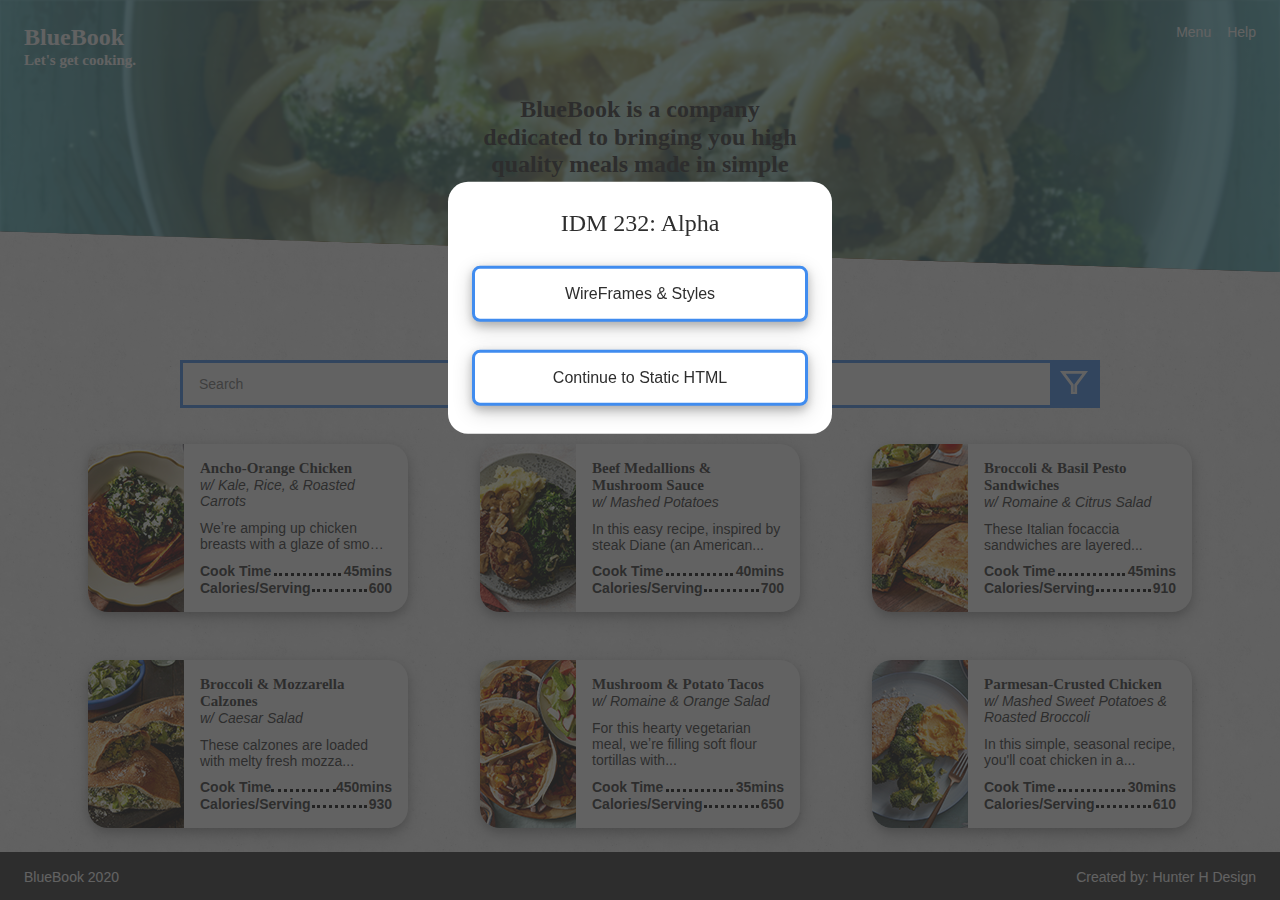
<file: alpha/index.html>
<!DOCTYPE html>
<html lang="en">
<head>
    <meta charset="UTF-8">
    <title>IDM 232</title>
    <meta name="viewport" content="width=device-width, initial-scale=1, viewport-fit=cover">
    <link rel="stylesheet" href="css/normalize.css">
    <link rel="stylesheet" href="css/main.css">
    <script src="https://code.jquery.com/jquery-3.5.0.min.js"></script>
</head>
<body>

<!-- Header -->

    <header>
        <div id="hero">
            <div id="hero-filter"></div>
            <div id="slideshow">
                <img src="graphics/slideshow/hero-1.jpg" alt="Hero Photo">
                <img src="graphics/slideshow/hero-2.jpg" alt="Hero Photo">
                <img src="graphics/slideshow/hero-3.jpg" alt="Hero Photo">
            </div>
            <div id="hero-content">
                <h1 class="logo-text">BlueBook</h1>
                <p id="header-help-link">Help</p>
                <p id="header-menu-link">Menu</p>
                <h2 class="logo-text">Let's get cooking.</h2>
                <h1>BlueBook is a company dedicated to bringing you high quality meals made in simple ways.</h1>
            </div>
        </div>
    </header>

<!-- Main - Search & Filter -->

    <main>
        <h1 id="title">All Recipes</h1>
        <div id="criteria">
            <div id="search">
                <input id="search-input" type="search" placeholder="Search">
                <button id="search-button" type="submit">
                    <svg xmlns="http://www.w3.org/2000/svg" viewBox="0 0 37.434 36.207"><defs/><defs><filter id="a" width="36" height="36" x="0" y="0" filterUnits="userSpaceOnUse"><feOffset dy="3"/><feGaussianBlur result="blur" stdDeviation="3"/><feFlood flood-opacity=".161"/><feComposite in2="blur" operator="in"/><feComposite in="SourceGraphic"/></filter><filter id="b" width="22.414" height="22.414" x="15.019" y="13.793" filterUnits="userSpaceOnUse"><feOffset dy="3"/><feGaussianBlur result="blur-2" stdDeviation="3"/><feFlood flood-opacity=".161"/><feComposite in2="blur-2" operator="in"/><feComposite in="SourceGraphic"/></filter></defs><g data-name="Search Icon"><g filter="url(#a)"><g fill="none" stroke="#fff" stroke-width="2" data-name="Ellipse 1" transform="translate(9 6)"><circle cx="9" cy="9" r="9" stroke="none"/><circle cx="9" cy="9" r="8"/></g></g><g filter="url(#b)"><path fill="none" stroke="#fff" stroke-width="2" d="M24.73 20.5l3 3" data-name="Line 1"/></g></g></svg>
                </button>
            </div>
            <div class="filter">
                <p>Filter</p>
                <button id="filter-button">
                    <svg xmlns="http://www.w3.org/2000/svg" viewBox="0 0 20 17"><defs/><g fill="none" data-name="Union 1"><path d="M7.778 17v-6.611L0 0h20l-7.778 10.389V17z"/><path fill="#fff" d="M10.22200012 15.00020027V9.7231102l.39898014-.53291988 5.38307476-7.19019008H3.995744l5.38307548 7.19019008.39898014.53291988V15.00020028h.44420051m2 2H7.77780008v-6.6113701L-1.4e-7 1.4e-7h19.99979987l-7.7777996 10.38883004v6.6113701z"/></g></svg>
                </button>
                <div id="filter-content" hidden>
                    <form class="filter-form">
                        <!-- <h3>Servings:</h3>
                            <div class="filter-section" id="filter-servings">
                                <label class="control control-checkbox"><div><input type="checkbox"/><div class="control_indicator"></div></div><span>2</span></label>
                                <label class="control control-checkbox"><div><input type="checkbox"/><div class="control_indicator"></div></div><span>4</span></label>
                            </div> -->
                        <h3>Protein:</h3>
                            <div class="filter-section" id="filter-protein">
                                <label class="control control-checkbox"><div><input type="checkbox" checked/><div class="control_indicator"></div></div><span>Beef</span><svg xmlns="http://www.w3.org/2000/svg" viewBox="0 0 33 25"><defs/><path d="M.8 13.2C1 8.8 1.8 6.5 3.5 6c.3-.7.7-1.3 1.4-1.6.8-.4 1.8-.6 2.8-.5H8c.7 0 1.5.1 2.4.2 1.4.2 2.8.3 4.2.3h1.5c2.2-.1 4.3 0 6.5.2 0 0 0-.1.1-.1-.9-1.1-1.4-2.6-1.2-4 0-.3.3-.5.5-.4.1 0 .3.1.4.2.7 1 1.6 1.8 2.6 2.5.5-.1 1-.1 1.5-.1h.1c.5 0 1 0 1.5.1 1-.7 1.8-1.5 2.6-2.5.1-.2.5-.3.7-.1.1.1.2.2.2.4.1 1.4-.3 2.9-1.2 4 0 .1 0 .1.1.2.9-.1 1.9.1 2.7.5.2.2.3.5.1.7-.6.8-1.5 1.4-2.5 1.5v.3c-.5 3.9-1.6 4.9-3 5.2l-1.4 1.4-1.1 1.4c-.4 2.9-.5 5.8-.3 8.7 0 .3-.2.5-.4.5H22.9c-.2 0-.4-.2-.5-.4 0-.1-.6-2.7-.9-4.5-.1 2.6-.1 4.4-.1 4.4 0 .3-.2.5-.5.5h-2c-.2 0-.4-.2-.5-.4 0 0-.8-4.5-1-7.2 0-.1 0-.3.2-.4.1-.1.2-.3.3-.4H13.3c-.3 0-.6 0-.9-.1-.5.8-1.2 1.4-2 2l.6 5.9c0 .3-.2.5-.4.5h-2c-.4.1-.6-.1-.6-.3 0 0-.6-3.6-.9-6.3-.1.1-.3.2-.4.2l.5 5.9c0 .3-.2.5-.4.5h-2c-.2 0-.4-.2-.5-.4 0-.3-1.1-6.7-1-8.7 0-.5.1-1 .1-1.4.2-1.3.2-2.6-.1-3.8-.2-1-.2-2.1-.2-3.2-.8.8-1.2 2.8-1.4 5.8.4.2.8.7.8 1.9 0 .9-.4 1.7-.9 2.3-.2.2-.5.2-.7 0-.5-.6-.9-1.4-.9-2.3 0-1.2.4-1.7.8-1.9zm9.5-8.1C9.4 5 8.6 4.9 8 4.9h-.3c-.5 0-1 0-1.5.1 1.3 1 2.5 2.2 3.6 3.5.3.4.6.7.8.9.8.5 1.8.7 2.8.3.9-.3 1.5-1.2 1.5-2.1-.1-.8.1-1.6.3-2.3h-.7c-1.4 0-2.8-.1-4.2-.2zm11.9 1.3c0-.3 0-.5.1-.8-.5 0-.9 0-1.3.1.3.4.7.6 1.2.7zm.2-4.5c.1.6.4 1.1.8 1.6.2-.2.4-.3.6-.5-.6-.3-1-.7-1.4-1.1zM29 3.1c.2.1.4.3.6.5.4-.5.6-1.1.8-1.6-.5.4-1 .8-1.4 1.1zm1.4 2.5c0 .3.1.5.1.8.5-.1.9-.3 1.3-.6-.5-.2-1-.3-1.4-.2zm-1 2c.3-1.1.1-2.3-.6-3.3-.6-.6-1.5-.8-2.3-.7h-.3c-.5 0-1 0-1.4.1h-.1c-.4.1-.7.3-1 .6-.6 1-.9 2.2-.6 3.3.5 4.4 1.8 4.4 3.1 4.4H27c1.1-.2 2-.9 2.4-4.4zm-7.7 10.6c.1.1.2.2.2.3.2.9.9 4.3 1.1 5.5h.7c-.1-2.4-.1-4.8.2-7.3-.7.5-1.5 1-2.3 1.4l.1.1zm-7.6-2.5h2.7l.3-.2c1.4-.9 2.3-1.5 2.5-2.2.1-.2 0-.5-.1-.6-.6-.6-1.5-1-2.3-.9-1.1.1-1.6.1-2.7 2.9a3 3 0 00-.4 1zM8.9 24h1l-.5-5.7c0-.2.1-.4.3-.5.6-.3 1.1-.8 1.5-1.3-.8-.1-1.5-.3-2.2-.5-.2.6-.6 1.1-1 1.6.2 2.1.7 5.3.9 6.4zm-4.5-9.4c0 .4-.1.9-.1 1.4.1 2.7.4 5.4.9 8.1h1l-.5-5.7c0-.2.1-.4.3-.5 1.1-.4 1.9-1.3 2.2-2.4-.1-.3.1-.5.4-.6.1 0 .3 0 .4.1.3.2 1.1.6 4 .7.2-.4.4-.9.6-1.4 1.2-2.8 1.9-3.3 3.5-3.5 1.2-.1 2.4.4 3.2 1.3.4.4.5 1 .3 1.5-.4.9-1.1 1.6-1.9 2.1.1 0 .2.1.3.2.1.1.1.3 0 .5-.2.4-.5.8-.8 1.2.2 2.2.7 5.3.9 6.4h1.1c0-1 0-3.3.3-6.1v-.1s0-.1.1-.1l.1-.1h.1c1.3-.5 2.4-1.3 3.4-2.2.4-.6.8-1.1 1.2-1.6l.6-.6c-1.7-.1-3.2-.7-3.7-5.3v-.3c-1-.1-1.9-.7-2.5-1.5-.1-.2-.1-.4 0-.5h-3.4c-.4.7-.6 1.5-.6 2.3-.1 1.3-.9 2.5-2.2 2.9-.5.2-.9.2-1.4.2-.8 0-1.7-.2-2.3-.8-.3-.3-.6-.7-.9-1.1-1.2-1.4-2.5-2.6-3.9-3.7-1 .8-1.3 2.5-.8 5 .3 1.4.3 2.8.1 4.2zm-3.1 1.6c.2-.3.3-.7.3-1.1 0-.8-.2-1-.3-1s-.3.3-.3 1c0 .4.1.8.3 1.1z"/></svg></label>
                                <label class="control control-checkbox"><div><input type="checkbox" checked/><div class="control_indicator"></div></div><span>Chicken</span><svg xmlns="http://www.w3.org/2000/svg" id="Layer_1" x="0" y="0" version="1.1" viewBox="0 0 25.3 29.1" xml:space="preserve"><defs/><g id="rooster" transform="translate(-48 -16)"><circle id="Ellipse_13" cx="67.5" cy="21.8" r=".4" class="st0"/><path id="Path_31" d="M72.8 24.7h-1.9v.7c0 .9-.3 1.8-.8 2.5-.4.5-.6 1.2-.6 1.9V33c0 2.9-2.4 5.3-5.3 5.3-.4.7-1.1 1.3-1.9 1.7v.6l.9 1.3 2.9 2.4c.2.2.2.5.1.7-.1.1-.2.2-.4.2h-7.3c-.3 0-.5-.2-.5-.5 0-.1 0-.2.1-.3l.8-1.2-1.3-1.7c-.1-.1-.1-.2-.1-.3V40c-4.6-1.1-7.8-5.2-7.8-9.9v-2.9c0-.5-.2-1-.6-1.4-.6-.6-.9-1.3-.9-2.1v-1.4c0-.3.2-.5.5-.5 1.4 0 2.7.4 3.8 1.3l3 2.2c1.9 1.5 4.7 1.1 6.2-.9.2-.3.4-.6.5-.9l.1-.3a6 6 0 013.8-3.5l-.6-.2c-1.3-.4-2.2-1.6-2.2-3 0-.3.2-.5.5-.5h4.9c1.3 0 2.4 1.1 2.4 2.4v3.9c1.1 0 2.1.7 2.4 1.8.1.3-.1.5-.3.6h-.4zM62.3 42.6c-.1 0-.1-.1 0 0L61.2 41c-.1-.1-.1-.2-.1-.3v-.5h-1v.4l1.3 2.2 1.7 1.3h.9l-1.7-1.5zm-4.1-1.5l1.4 1.8c.1.2.1.4 0 .6l-.5.7h2.5l-.8-.6c-.1 0-.1-.1-.1-.1L59.2 41c0-.1-.1-.2-.1-.2v-.5c-.3 0-.7 0-1-.1l.1.9zm4.7-17.5l-.1.3a5.4 5.4 0 01-7.1 2.8c-.4-.2-.8-.4-1.1-.6l-3-2.2c-.8-.6-1.7-1-2.7-1v.9c0 .5.2 1 .6 1.4.6.6.9 1.3.9 2.1v2.9c0 5.1 4.1 9.2 9.2 9.2h1c1.6 0 2.9-1.3 2.9-2.9v-.7c-.5.1-1 .2-1.5.2h-6c-1.2 0-2.1-1-2.2-2.1 0-.6.3-1.2.8-1.6l2.8-2.4.6.7-2.8 2.4c-.5.4-.6 1.2-.1 1.7.2.3.5.4.9.4h6.1c2.1 0 3.9-1.7 3.9-3.9v-1.9h1v1.9c0 1.7-.9 3.3-2.4 4.2v1.1c0 .3 0 .6-.1 1 2.3-.2 4-2.1 4-4.4v-3.2c0-.9.3-1.8.8-2.5.4-.5.6-1.2.6-1.9v-.7h-.5c-.3 0-.5-.2-.5-.5v-1.5c0-.3.2-.5.5-.5h.5c0-1.1-.9-1.9-1.9-1.9-2.2 0-4.2 1.3-5.1 3.2zm6-6.5v.9h-1v-1h-1v1h-1v-1H64c.2.8.7 1.4 1.5 1.6l.6.2c.3.1.6.4.7.7.3-.1.7-.1 1-.1.7 0 1.4.3 1.9.7v-1.7c.2-.6-.2-1.1-.8-1.3zm1.9 6.2h-.9v.5H72c-.4-.3-.8-.5-1.2-.5z" class="st0"/><path id="Path_32" d="M61.3 32.7h-.8v-.8h.8c.7 0 1.2-.5 1.2-1.2v-.8h.8v.8a2 2 0 01-2 2z" class="st0"/></g></svg></label>
                                <label class="control control-checkbox"><div><input type="checkbox" checked/><div class="control_indicator"></div></div><span>Fish</span><svg xmlns="http://www.w3.org/2000/svg" viewBox="0 0 36.81 23.3"><defs/><g data-name="Group 27"><g data-name="Group 26"><path d="M34.3 8.31a18.43 18.43 0 00-6.08-3.48A20.04 20.04 0 0024.94 4 12.18 12.18 0 0018.42.06a2.08 2.08 0 00-2.55 2.03v2.96a25.8 25.8 0 00-7.77 5.6 7.04 7.04 0 00-1.8-3.63A8.24 8.24 0 00.75 5.04.78.78 0 000 5.8 8.24 8.24 0 002 11.34a5.87 5.87 0 001.7 1.17 6.02 6.02 0 00-1.7 1.17A8.25 8.25 0 000 19.22a.78.78 0 00.75.75h.12A8.13 8.13 0 006.3 18a7.09 7.09 0 001.8-3.69 28.04 28.04 0 005.13 4.2v2.71a2.09 2.09 0 002.08 2.09 2.1 2.1 0 00.6-.09 11.78 11.78 0 003.96-2.12 13.03 13.03 0 001.89.14 19.52 19.52 0 006.3-1.06c4.82-1.64 8.73-5.1 8.73-7.7.02-1.24-.87-2.71-2.49-4.16zM3.08 10.24a6.09 6.09 0 01-1.49-3.6 6.06 6.06 0 013.6 1.48 6.01 6.01 0 011.49 3.55 5.9 5.9 0 01-3.6-1.43zM5.2 16.9a6.08 6.08 0 01-3.6 1.48 6.1 6.1 0 011.48-3.6A6.1 6.1 0 016.7 13.3a6.06 6.06 0 01-1.49 3.6zM17.42 2.09a.53.53 0 01.2-.42.51.51 0 01.45-.1 10.86 10.86 0 014.4 2.17l-.7-.01a13.9 13.9 0 00-4.35.72zm-1.94 19.63a.53.53 0 01-.48-.08.52.52 0 01-.21-.43v-1.83a17.75 17.75 0 003.06 1.25 9.79 9.79 0 01-2.37 1.09zm6.29-2.05a11.6 11.6 0 01-1.98-.18 15.86 15.86 0 01-5.38-2.1 26.8 26.8 0 01-5.88-4.91 24.72 24.72 0 018.4-6.2h.02a12.85 12.85 0 014.82-1 17.6 17.6 0 012.64.2 18.27 18.27 0 012 .42 10.15 10.15 0 00-2.66 6.75 9.98 9.98 0 002.57 6.42 17.78 17.78 0 01-4.55.6zm6.22-1.12a8.33 8.33 0 01-2.69-5.9 8.5 8.5 0 012.8-6.2c4.45 1.65 7.16 4.6 7.16 6.02 0 1.46-2.76 4.42-7.27 6.08z" data-name="Path 21"/></g></g><g data-name="Group 29"><g data-name="Group 28"><path d="M30.65 11.49a.8.8 0 00-.8.8v.36a.8.8 0 101.6 0v-.36a.8.8 0 00-.8-.8z" data-name="Path 22"/></g></g><g data-name="Group 31"><g data-name="Group 30"><path d="M22.83 7.24a.8.8 0 00-1.14.03 5.5 5.5 0 00-.22.25.8.8 0 101.23 1.04c.05-.06.1-.13.16-.18a.8.8 0 00-.03-1.14z" data-name="Path 23"/></g></g><g data-name="Group 33"><g data-name="Group 32"><path d="M22.76 16.83a6.59 6.59 0 01-1.4-4.28 7.58 7.58 0 01.47-2.7.8.8 0 00-1.5-.58 9.2 9.2 0 00-.58 3.28 8.2 8.2 0 001.8 5.33.8.8 0 101.21-1.05z" data-name="Path 24"/></g></g></svg></label>
                                <label class="control control-checkbox"><div><input type="checkbox" checked/><div class="control_indicator"></div></div><span>Pork</span><svg xmlns="http://www.w3.org/2000/svg" viewBox="0 0 28.59 19.06"><defs/><g transform="translate(-16 -95.96)"><path d="M44.26 102.66a3.02 3.02 0 01-1.78-1.6l-.64-1.39a6.34 6.34 0 00-.34-.64 3.33 3.33 0 001.15-1.08l.42-.62a.48.48 0 00-.21-.7l-.88-.37a3.49 3.49 0 00-3.2.19l-.13.08a6.37 6.37 0 00-2.62-.57H22.4a6.4 6.4 0 00-6.39 6.2v.19a6.4 6.4 0 001.54 4.16 1.7 1.7 0 01-.2 2.4l-1.17.98a.48.48 0 00-.14.51l1.42 4.3a.48.48 0 00.46.32h1.9a.48.48 0 00.48-.55l-.4-2.79h.48l.39-.01v.07a.47.47 0 00.05.16l1.43 2.85a.48.48 0 00.43.27h1.9a.48.48 0 00.48-.56l-.4-2.33a6.18 6.18 0 003.85-1.8l.1-.09a11.73 11.73 0 001.22-.01v1.45a.48.48 0 00.02.15l.95 2.86a.48.48 0 00.46.33h2.38a.48.48 0 00.47-.56l-.46-2.72.26-.58.23.67a.47.47 0 00.05.11l1.91 2.86a.48.48 0 00.4.22h2.38a.48.48 0 00.45-.65l-1.4-3.73v-2.22a5 5 0 003.96-1.46l.57-.57 1.78-.44a.48.48 0 00.36-.46v-2.38a.48.48 0 00-.33-.46zm-2.65-5.52l.35.14-.1.15a2.38 2.38 0 01-.93.82 6.42 6.42 0 00-1.3-1.17 2.6 2.6 0 011.98.06zM24.1 111.2a.48.48 0 00-.47.55l.38 2.3h-1.05l-1.26-2.52v-.03a5.42 5.42 0 003.06-2.1l.05.02a11.5 11.5 0 002.5.68 5.23 5.23 0 01-3.21 1.1zm8.58.55l.39 2.3h-1.48l-.82-2.46v-1.47a11.57 11.57 0 002.57-.67l.12.36-.74 1.67a.48.48 0 00-.04.27zm10.95-6.64l-1.54.38a.48.48 0 00-.22.13l-.67.66a4.05 4.05 0 01-3.67 1.11.48.48 0 00-.57.47v2.86a.48.48 0 00.03.17l1.2 3.17h-1.45l-1.73-2.6-.92-2.78-.48-1.89-.92.23.38 1.51a10.7 10.7 0 01-7.8.05 6.13 6.13 0 00.59-1.57l-.93-.2a5.18 5.18 0 01-.75 1.74l-.01.02a4.45 4.45 0 01-3.8 2.15h-1.04a.48.48 0 00-.47.54l.4 2.8h-1.01l-1.22-3.66.92-.76a2.65 2.65 0 00.31-3.76 5.44 5.44 0 01-1.17-2.35 1.43 1.43 0 001.77-1.38v-.48a.48.48 0 11.95 0v.95h.95v-.95a1.43 1.43 0 00-2.85 0v.48a.48.48 0 01-.96.04 5.44 5.44 0 015.44-5.28h13.65a5.45 5.45 0 014.94 3.15l.64 1.4a3.98 3.98 0 002.01 1.97z" data-name="Path 29"/><path d="M39.01 100.29a.45.45 0 00.17-.7l-.6-.78a3.84 3.84 0 00-3.05-1.5h-.82v.9h.82a2.94 2.94 0 012.33 1.15l.25.33-.2.09a2.91 2.91 0 01-3.28-.65l-.65.63a3.8 3.8 0 004.29.85z" data-name="Path 30"/><circle cx=".91" cy=".91" r=".91" data-name="Ellipse 12" transform="translate(38 101.7)"/></g></svg></label>
                                <label class="control control-checkbox"><div><input type="checkbox" checked/><div class="control_indicator"></div></div><span>Steak</span><svg xmlns="http://www.w3.org/2000/svg" viewBox="0 0 29.09 25"><defs/><g transform="translate(0 -35.88)"><path d="M0 47.9c0 3.96 3.88 7.87 8.74 7.87a9.82 9.82 0 016.8 2.93 7.4 7.4 0 005.14 2.18 7.57 7.57 0 005.96-3.22 12.41 12.41 0 002.45-7.58v-3.4c0-5.27-3.17-10.8-8.24-10.8H17.1a.57.57 0 100 1.14h3.75c3.92 0 7.1 4.33 7.1 9.66a11.27 11.27 0 01-2.21 6.88 6.46 6.46 0 01-5.06 2.77 6.34 6.34 0 01-4.34-1.84 10.96 10.96 0 00-7.6-3.27c-3.84 0-7.24-2.87-7.57-6.4a7.1 7.1 0 017.07-7.8h3.75a.57.57 0 100-1.13H8.24a8.26 8.26 0 00-6.1 2.7A8.4 8.4 0 000 44.87zm8.74 4.46a9.82 9.82 0 016.8 2.93 7.4 7.4 0 005.14 2.18 7.57 7.57 0 005.96-3.21 10.96 10.96 0 001.06-1.68 10.67 10.67 0 01-1.96 4.39 6.46 6.46 0 01-5.06 2.77 6.34 6.34 0 01-4.34-1.84 10.96 10.96 0 00-7.6-3.27c-3.83 0-7.23-2.86-7.57-6.39a9 9 0 007.57 4.12z" data-name="Path 25"/><path d="M17.6 49.25a2.99 2.99 0 102.98-3 3 3 0 00-2.99 3zm2.98-1.9a1.9 1.9 0 11-1.9 1.9 1.9 1.9 0 011.9-1.9z" data-name="Path 26"/><path d="M5.7 45.83a.54.54 0 00.77.77L13 40.06a.54.54 0 00-.76-.77z" data-name="Path 27"/><path d="M19.16 39.3l-6.53 6.53a.54.54 0 10.77.76l6.52-6.52a.54.54 0 00-.77-.77z" data-name="Path 28"/><ellipse cx="1" cy=".5" data-name="Ellipse 11" rx="1" ry=".5" transform="translate(13.54 35.9)"/></g></svg></label>
                                <label class="control control-checkbox"><div><input type="checkbox" checked/><div class="control_indicator"></div></div><span>Poultry</span><svg xmlns="http://www.w3.org/2000/svg" viewBox="0 0 23.53 25"><defs/><g data-name="Group 35"><g data-name="Group 34"><path d="M17.98 13.14a7.79 7.79 0 00-3.6-.16 6.43 6.43 0 00-4.33 2.8.48.48 0 00.36.75c.01 0 1.27.12 2.7.41l-.3.98a.48.48 0 10.91.28l.33-1.05.6.16h.02l-.33 1.01a.48.48 0 10.92.3l.33-1.02.34.11a8.6 8.6 0 001.6.43h.03a.48.48 0 00.03-.96 9.32 9.32 0 01-1.37-.38l-.8-.26-.5-.15a29.64 29.64 0 00-3.56-.71c2.1-2.37 5.47-1.91 6.32-1.63.68.23 1.8.77 1.72 1.9a.48.48 0 10.96.07c.09-1.3-.78-2.35-2.38-2.88z" data-name="Path 33"/></g></g><g data-name="Group 37"><g data-name="Group 36"><path d="M22.1 6.63c-.02-.19-.23-.9-.37-1.39a1.59 1.59 0 011.04.28.5.5 0 00.76-.5c-.03-.2-.61-4.84-3.7-5a3.23 3.23 0 00-2.79.95c-.82.96-.98 2.55-.5 4.88.22 1.04.65 3.73.86 5.04a11.18 11.18 0 00-2.03-.19 10.18 10.18 0 00-5 1.23 19.64 19.64 0 00-1.84-3.91 3.2 3.2 0 00-5.62 2.87 3.2 3.2 0 00-1.7 5.54 3.2 3.2 0 002.67 5.62 2.35 2.35 0 001.57 1.08 4.93 4.93 0 005.36-2.18 10.1 10.1 0 003.29.94v2.09H13A.5.5 0 1013 25h5.32a.5.5 0 100-1.02H17.3V21.8a9.27 9.27 0 003.56-1.37 5.07 5.07 0 002.47-3.86l.01-.04c.28-3.05-1.22-7.12-1.74-8.4a1.66 1.66 0 00.51-1.5zM4.02 20.96l-.16.05a2.18 2.18 0 01-1.5-4.08.5.5 0 00.03-.92 2.18 2.18 0 011.27-4.11.5.5 0 00.49-.8 2.19 2.19 0 01.53-3 2.18 2.18 0 013.04.52 19.2 19.2 0 011.8 3.9 4.83 4.83 0 00-2.1 3.82 4.32 4.32 0 00.69 2.3A20.77 20.77 0 014 20.96zm4.24.95a3.93 3.93 0 01-2.56.24 1.68 1.68 0 01-.83-.45 22.93 22.93 0 003.86-2.26 6.63 6.63 0 001.2 1.02 3.93 3.93 0 01-1.67 1.45zm8.02 2.07h-1.16v-2.02h.26q.45 0 .9-.04v2.06zm6.04-7.52a4.07 4.07 0 01-2.02 3.12 8.4 8.4 0 01-3.56 1.28 10.35 10.35 0 01-1.36.09 9.24 9.24 0 01-4.5-1.11 5.61 5.61 0 01-1.68-1.4 3.38 3.38 0 01-.77-2.1 3.98 3.98 0 011.97-3.2 8.87 8.87 0 014.98-1.4 9.97 9.97 0 012.52.3c2.65.7 4.42 2.43 4.42 4.3v.12zm-.22-3.16l-.26-.26a8.06 8.06 0 00-3.36-1.9c-.17-1.04-.69-4.3-.94-5.5-.4-1.97-.3-3.32.28-4a2.26 2.26 0 011.96-.62c1.57.09 2.3 2.06 2.58 3.25a1.74 1.74 0 00-1.55.32v.01l-.04.03-.01.01-.02.03-.02.02-.01.01-.02.03v.02l-.02.02v.02l-.02.03v.04l-.01.03V5.13c.21.7.45 1.51.47 1.65a.59.59 0 01-.31.66.35.35 0 01-.07.01c-.26.04-.52-.2-.57-.53-.02-.14-.03-1.02-.04-1.76a.5.5 0 00-.5-.5.5.5 0 00-.5.5c0 .38 0 1.65.04 1.91a1.6 1.6 0 001.5 1.4 28.65 28.65 0 011.44 4.83z" data-name="Path 34"/></g></g><g data-name="Group 39"><g data-name="Group 38"><path d="M19.88 2.34a.48.48 0 000 .96.48.48 0 000-.96z" data-name="Path 35"/></g></g><g data-name="Group 41"><g data-name="Group 40"><path d="M6.21 9.35a.48.48 0 000 .96.48.48 0 000-.96z" data-name="Path 36"/></g></g><g data-name="Group 43"><g data-name="Group 42"><path d="M2.87 13.52a.48.48 0 000 .96.48.48 0 000-.96z" data-name="Path 37"/></g></g><g data-name="Group 45"><g data-name="Group 44"><path d="M2.46 18.72a.48.48 0 000 .96.48.48 0 000-.96z" data-name="Path 38"/></g></g><g data-name="Group 47"><g data-name="Group 46"><path d="M18.91 16.85a.48.48 0 000 .96.48.48 0 000-.96z" data-name="Path 39"/></g></g></svg></label>
                                <label class="control control-checkbox"><div><input type="checkbox" checked/><div class="control_indicator"></div></div><span>Vegetarian</span><svg xmlns="http://www.w3.org/2000/svg" viewBox="0 0 26.65 25"><defs/><path d="M24.48 19.68l-.29-.06c2.81-2.3 3.41-7.42.76-10.08a6.23 6.23 0 01-1.62-4.34c0-2.45-1.62-4.44-3.6-4.44s-3.6 2-3.6 4.44a7 7 0 01-.2 1.63A5.1 5.1 0 009.2 5.82v-5a.4.4 0 10-.79 0v1.54C7.24.25 5.11-.32 2.72.16a.4.4 0 00-.29.54 9.2 9.2 0 001.58 2.44 4.25 4.25 0 004.4 1.5v1.18A5.24 5.24 0 00.67 8.45a.4.4 0 00.72.3A4.44 4.44 0 018.15 6.6a1.03 1.03 0 001.32 0c2.1-1.65 5.72-.94 6.96 2.68a7.25 7.25 0 01-.62 6.08l-1.16 2.08c-2.43-.52-2.77-.71-3.6-.7a.4.4 0 10.01.79 3.35 3.35 0 01.48.02l-.23 2.12a.4.4 0 00.77.08l.23-2.04 3.8.87-.1 1a.4.4 0 10.77.1l.1-.93 5.9 1.35-.3 2.73a.4.4 0 00.77.08l.3-2.63.76.17a1.9 1.9 0 01-.42 3.74l-4.02.01.14-1.28a.4.4 0 00-.78-.09l-.15 1.37-3.85.01.13-1.2a.4.4 0 00-.78-.09l-.14 1.3H12.6l.23-2.1a.4.4 0 00-.78-.09l-.25 2.18h-.67a3.34 3.34 0 01-1.43-6.36.4.4 0 00-.33-.71 4.12 4.12 0 00-1.8 1.63 4.88 4.88 0 01-2.18-1.93 1.3 1.3 0 00-2.44.6L1.72 15.2a7.23 7.23 0 01-.78-5.02.4.4 0 10-.77-.16 8.01 8.01 0 00.86 5.56l1.68 3.05-1.23-.14a1.3 1.3 0 00-.28 2.58l2.03.22c-.5.45-.9.86-.86 1.51a1.3 1.3 0 002.28.74 4.89 4.89 0 012.56-1.4A4.13 4.13 0 0011.14 25l12.75-.02a2.68 2.68 0 00.6-5.3zM3.38.84c2.6-.35 4.25.9 4.8 3.05-2.12.58-3.8-1.1-4.8-3.04zM23.17 19.4l-7.72-1.77.75-1.35A4.2 4.2 0 0023.95 15a.4.4 0 00-.77-.16 3.41 3.41 0 01-6.52.6 8.11 8.11 0 00.96-3.86 3.41 3.41 0 015.54 1.86.4.4 0 10.77-.16 4.2 4.2 0 00-6.37-2.63 7.73 7.73 0 00-1.03-3 7.76 7.76 0 00.39-2.45c0-1.8 1.13-3.66 2.81-3.66 1.66 0 2.81 1.83 2.81 3.66a6.94 6.94 0 001.86 4.9c2.04 2.05 1.85 5.87.07 8.12a4.89 4.89 0 01-1.3 1.17zM7.04 21.36a5.7 5.7 0 00-3 1.67.51.51 0 11-.77-.66 5.43 5.43 0 011.19-1.03.4.4 0 00-.17-.72l-3-.33a.51.51 0 11.1-1.02h.02l2.72.3c.12 0 .5.16.67-.18a.4.4 0 00-.07-.45 5.43 5.43 0 01-.93-1.26A.51.51 0 014 17a.5.5 0 01.69.21 5.68 5.68 0 002.55 2.28 4.17 4.17 0 00-.21 1.88zm0 0"/></svg></label>
                            </div>
                    </form>
                </div>
            </div>
        </div>
        <div id="no-results" hidden>
            <h1>Sorry, looks like we couldn't find that one..</h1>
            <h1>Try searching for something like <strong>"spicy"</strong> or <strong>"seared"</strong></h1>
            <button class="button-style" id="no-results-button">Okay</button>
        </div>

<!-- Main - Cards -->

        <div id="cards">
            <div class="card">
                <div class="card-photo-area">
                    <img src="graphics/cards/card-img-1.jpg" alt="Recipe Photo">
                </div>
                <div class="card-content">
                    <div class="card-area-name">
                        <h2 class="card-title">Ancho-Orange Chicken</h2>
                        <p  class="card-subtitle">w/ Kale, Rice, & Roasted Carrots</p>
                    </div>
                        <p  class="card-desc">Weʼre amping up chicken breasts with a  glaze of smo…</p>
                    <div class="card-area-stats">
                        <div class="card-span">
                            <p  class="card-mins-prefix">Cook Time</p>
                            <div class="card-span-line1"></div>
                            <p  class="card-mins">45mins</p>
                        </div>
                        <div class="card-span">
                            <p  class="card-cals-prefix">Calories/Serving</p>
                            <div class="card-span-line2"></div>
                            <p  class="card-cals">600</p>
                        </div>
                    </div>
                    </div>
            </div>
            <div class="card">
                <div class="card-photo-area">
                    <img src="graphics/cards/card-img-2.jpg" alt="Recipe Photo">
                </div>
                <div class="card-content">
                    <div class="card-area-name">
                        <h2 class="card-title">Beef Medallions & Mushroom Sauce</h2>
                        <p  class="card-subtitle">w/ Mashed Potatoes</p>
                    </div>
                        <p  class="card-desc">In this easy recipe, inspired by steak Diane (an American...</p>
                    <div class="card-area-stats">
                        <div class="card-span">
                            <p  class="card-mins-prefix">Cook Time</p>
                            <div class="card-span-line1"></div>
                            <p  class="card-mins">40mins</p>
                        </div>
                        <div class="card-span">
                            <p  class="card-cals-prefix">Calories/Serving</p>
                            <div class="card-span-line2"></div>
                            <p  class="card-cals">700</p>
                        </div>
                    </div>
                    </div>
            </div>
            <div class="card">
                <div class="card-photo-area">
                    <img src="graphics/cards/card-img-3.jpg" alt="Recipe Photo">
                </div>
                <div class="card-content">
                    <div class="card-area-name">
                        <h2 class="card-title">Broccoli & Basil Pesto Sandwiches</h2>
                        <p  class="card-subtitle">w/ Romaine & Citrus Salad</p>
                    </div>
                        <p  class="card-desc">These Italian focaccia sandwiches are layered...</p>
                    <div class="card-area-stats">
                        <div class="card-span">
                            <p  class="card-mins-prefix">Cook Time</p>
                            <div class="card-span-line1"></div>
                            <p  class="card-mins">45mins</p>
                        </div>
                        <div class="card-span">
                            <p  class="card-cals-prefix">Calories/Serving</p>
                            <div class="card-span-line2"></div>
                            <p  class="card-cals">910</p>
                        </div>
                    </div>
                    </div>
            </div>
            <div class="card">
                <div class="card-photo-area">
                    <img src="graphics/cards/card-img-4.jpg" alt="Recipe Photo">
                </div>
                <div class="card-content">
                    <div class="card-area-name">
                        <h2 class="card-title">Broccoli & Mozzarella Calzones</h2>
                        <p  class="card-subtitle">w/ Caesar Salad</p>
                    </div>
                    <p  class="card-desc">These calzones are loaded with melty fresh mozza...</p>
                    <div class="card-area-stats">
                        <div class="card-span">
                            <p  class="card-mins-prefix">Cook Time</p>
                            <div class="card-span-line1"></div>
                            <p  class="card-mins">450mins</p>
                        </div>
                        <div class="card-span">
                            <p  class="card-cals-prefix">Calories/Serving</p>
                            <div class="card-span-line2"></div>
                            <p  class="card-cals">930</p>
                        </div>
                    </div>
                </div>
            </div>
            <div class="card">
                <div class="card-photo-area">
                    <img src="graphics/cards/card-img-5.jpg" alt="Recipe Photo">
                </div>
                <div class="card-content">
                    <div class="card-area-name">
                        <h2 class="card-title">Mushroom & Potato Tacos</h2>
                        <p  class="card-subtitle">w/ Romaine & Orange Salad</p>
                    </div>
                    <p class="card-desc">For this hearty vegetarian meal, weʼre filling soft flour tortillas with...</p>
                    <div class="card-area-stats">
                        <div class="card-span">
                            <p  class="card-mins-prefix">Cook Time</p>
                            <div class="card-span-line1"></div>
                            <p  class="card-mins">35mins</p>
                        </div>
                        <div class="card-span">
                            <p  class="card-cals-prefix">Calories/Serving</p>
                            <div class="card-span-line2"></div>
                            <p  class="card-cals">650</p>
                        </div>
                    </div>
                </div>
            </div>
            <div class="card">
                <div class="card-photo-area">
                    <img src="graphics/cards/card-img-6.jpg" alt="Recipe Photo">
                </div>
                <div class="card-content">
                    <div class="card-area-name">
                        <h2 class="card-title">Parmesan-Crusted Chicken</h2>
                        <p  class="card-subtitle">w/ Mashed Sweet Potatoes & Roasted Broccoli</p>
                    </div>
                    <p  class="card-desc">In this simple, seasonal recipe, you'll coat chicken in a...</p>
                    <div class="card-area-stats">
                        <div class="card-span">
                            <p  class="card-mins-prefix">Cook Time</p>
                            <div class="card-span-line1"></div>
                            <p  class="card-mins">30mins</p>
                        </div>
                        <div class="card-span">
                            <p  class="card-cals-prefix">Calories/Serving</p>
                            <div class="card-span-line2"></div>
                            <p  class="card-cals">610</p>
                        </div>
                    </div>
                </div>
            </div>
        </div>
    </main>

<!-- Modals -->

<div class="modal">
    <!-- <div id="modal-hitbox">
        <div class="modal-hitbox-box"></div>
        <div class="modal-hitbox-box"></div>
    </div> -->
    
    <div class="modal-content" id="modal-welcome">
        <h1>IDM 232: Alpha</h1>
        <button class="button-style" id="welcome-wframe-button">WireFrames & Styles</button>
        <button class="button-style" id="welcome-menu-okay-button">Continue to Static HTML</button>
    </div>
    <div class="modal-content" id="modal-help" hidden>
        <div class="modal-close"><span></span><span></span></div>
        <div class="modal-hero">
            <img src="graphics/modal-heros/help.jpg" alt="Help Photo">
        </div>
        <div class="modal-content-main">
            <h1>Help</h1>
                <h2>About BlueBook</h2>
                    <h3>How it Works</h3>
                        <p>Why are you named Blue Book?</p>
                        <p>How do Blue Book meals work?</p>
                        <p>What delivery days are there in my area?</p>
                        <p>Where do you deliver?</p>
                        <p>Is there a minimum duration required for the Blue Book meals subscription?</p>
                        <p>Are there membership fees?</p>
                        <p>See all 7 articles</p>
                    <h3>Plans</h3>
                        <p>What is Meal Prep by Blue Book?</p>
                        <p>Is it available in my area?</p>
                        <p>What meal plans do you offer?</p>
                        <p>Do you have specific dietary plans?</p>
                    <h3>Recipes</h3>
                        <p>What are Premium Recipes?</p>
                        <p>What comes in each delivery?</p>
                        <p>Can Blue Book accommodate food allergies?</p>
                        <p>Do you provide nutritional and caloric information?</p>
                        <p>Do you offer vegetarian recipes?</p>
                        <p>How does Blue Book define a vegetarian recipe?</p>
                    <a href="">
                        <strong>See all 10 articles</strong>
                    </a>
            <p>If you haven’t found your answer, you can reach us <a href=""><strong>here.</strong></a></p>
        </div>
    </div>
    <div class="modal-content" id="modal-recipe" hidden>
        <div class="modal-close"><span></span><span></span></div>
        <div class="modal-hero">
            <img id="recipe-hero" src="graphics/modal-heros/hero.jpg" alt="Recipe Photo">
        </div>
        <div class="modal-content-main">
            <h1 id="recipe-title">Broccoli & Mozzarella Calzones</h1>
            <h2 id="recipe-subtitle">w/ Caesar Salad</h2>
                <div id="recipe-stats">
                    <p id="recipe-cook-time">Cook Time: 50min</p>
                    <p id="recipe-serving-count">Servings: 4</p>
                    <p id="recipe-cals-per-serving">Calories/Serving: 930</p>
                </div>
                    <p id="recipe-desc">These calzones are loaded with melty fresh mozzarella, creamy ricotta, and tender broccoli—balanced by a tangy tomato dipping sauce. For a refreshing side, weʼre tossing crunchy romaine and briny black olives in our take on Caesar dressing.</p>
                    <img id="recipe-ing-img" src="graphics/ingredients/ingredients.png" alt="Ingredients Photo">
                <div id="recipe-ings">
                    <div id="recipe-ing-col-1">
                        <p id="recipe-ing-1">- 11/2 lbs Pizza Dough</p>
                        <p id="recipe-ing-3">- 3 cloves Garlic</p>
                        <p id="recipe-ing-5">- 1 Romaine Lettuce Heart</p>
                        <p id="recipe-ing-7">- 1 lb Broccoli</p>
                        <p id="recipe-ing-9">- 1 cup Part-Skim Ricotta Cheese</p>
                        <p id="recipe-ing-11">- 1 8-Ounce Can Tomato Sauce</p>
                        <p id="recipe-ing-13"></p>
                    </div>
                    <div id="recipe-ing-col-2">
                        <p id="recipe-ing-2">- 1/2 lb Fresh Mozzarella Cheese</p>
                        <p id="recipe-ing-4">- 1/4 cup Grated Parmesan Cheese</p>
                        <p id="recipe-ing-6">- 2 oz Black Cerignola Olives	</p>
                        <p id="recipe-ing-8">- 1 Tbsp Italian Seasoning (Whole Dried Basil, Sage, Oregano, Savory, Rosemary, Thyme, & Marjoram)</p>
                        <p id="recipe-ing-10">- 1 Lemon</p>
                        <p id="recipe-ing-12"></p>
                    </div>
                </div>
                    <img src="graphics/steps/step-1.jpg" alt="Step #1 Photo" id="recipe-step-img-1">
                        <h2 id="recipe-step-title-1">1 Prepare the ingredients:</h2>
                        <p id="recipe-step-desc-1">Remove the dough from the refrigerator to bring to room temperature. Place an oven rack in the center of the oven, then preheat to 475°F. Wash and dry the fresh produce. Cut off and discard the bottom 1/2 inch of the broccoli stem, then roughly chop the broccoli. Peel and roughly chop the garlic. Tear the mozzarella cheese into small pieces. Quarter and deseed the lemon.</p>
                        
                    <img src="graphics/steps/step-2.jpg" alt="Step #2 Photo" id="recipe-step-img-2">
                        <h2 id="recipe-step-title-2">2 Cook the broccoli & make the filling:</h2>
                        <p id="recipe-step-desc-2">In a large pan (nonstick, if you have one), heat 2 teaspoons of olive oil on medium-high until hot. Add the chopped broccoli; season with salt and pepper. Cook, stirring occasionally, 4 to 6 minutes, or until lightly browned. Add 2/3 of the chopped garlic. Cook, stirring constantly, 30 seconds to 1 minute, or until fragrant. Add 1/4 cup of water; season with salt and pepper. Cook, stirring occasionally, 2 to 3 minutes, or until the broccoli has softened and the water has cooked off. Transfer to a large bowl. Add the mozzarella cheese, ricotta cheese, half the Italian seasoning, and the juice of 1 lemon wedge; stir to combine. Season with salt and pepper. Wipe out the pan.</p>
                        
                    <img src="graphics/steps/step-3.jpg" alt="Step #3 Photo" id="recipe-step-img-3">
                        <h2 id="recipe-step-title-3">3 Assemble & bake the calzones:</h2>
                        <p id="recipe-step-desc-3">Lightly oil a sheet pan. Divide the dough into 2 equal-sized portions; using your hands and a rolling pin (or wine bottle), gently stretch and roll the portions into 1⁄4-inch-thick rounds. (If the dough is resistant, let rest for 5 minutes.) Divide the filling between the centers of the rounds; fold each round in half over the filling. Using a fork, crimp the edges of the dough to seal. Transfer to the sheet pan. Using a fork, poke a few holes across the tops of the calzones to vent. Lightly drizzle the calzones with olive oil. Bake 16 to 18 minutes, or until golden brown. Transfer to a cutting board and let stand for at least 2 minutes.</p>
                        
                    <img src="graphics/steps/step-4.jpg" alt="Step #4 Photo" id="recipe-step-img-4">
                        <h2 id="recipe-step-title-4">4 Prepare the remaining ingredients:</h2>
                        <p id="recipe-step-desc-4">While the calzones bake, using the flat side of your knife, smash the olives; remove and discard the pits, then roughly chop. Cut off and discard the root end of the lettuce; roughly chop the leaves. To make the dressing, in a large bowl, combine the mayonnaise, half the parmesan cheese, the juice of the remaining lemon wedges, and a drizzle of olive oil. Season with salt and pepper to taste.</p>
                        
                    <img src="graphics/steps/step-5.jpg" alt="Step #5 Photo" id="recipe-step-img-5">
                        <h2 id="recipe-step-title-5">5</h2>
                        <p id="recipe-step-desc-5">While the calzones continue to bake, in the pan used to cook the broccoli, heat 2 teaspoons of olive oil on medium-high until hot. Add the remaining chopped garlic; cook, stirring constantly, 30 seconds to 1 minute, or until fragrant. Add the tomato sauce and remaining Italian seasoning. Cook, stirring frequently, 2 to 3 minutes, or until slightly thickened. Turn off the heat and season with salt and pepper to taste.</p>
                        
                    <img src="graphics/steps/step-6.jpg" alt="Step #6 Photo" id="recipe-step-img-6">
                        <h2 id="recipe-step-title-6">6 Make the salad & serve your dish:</h2>
                        <p id="recipe-step-desc-6">Just before serving, add the chopped olives and lettuce to the bowl of dressing. Toss to coat; season with salt and pepper to taste. Cut the baked calzones in half. Serve with the sauce and salad on the side. Garnish with the remaining parmesan cheese.</p>
                    <h1>Enjoy!</h1>
        </div>
    </div>
</div>

<!-- Footer -->

    <footer>
        <p>BlueBook 2020</p>
        <a target="_blank" href="https://www.hunterhdesign.com" rel="noopener noreferrer">
            <p>Created by: Hunter H Design</p>
        </a>
    </footer>
    <script src="js/main.js" type="text/javascript"></script>
</body>
</html>
</file>
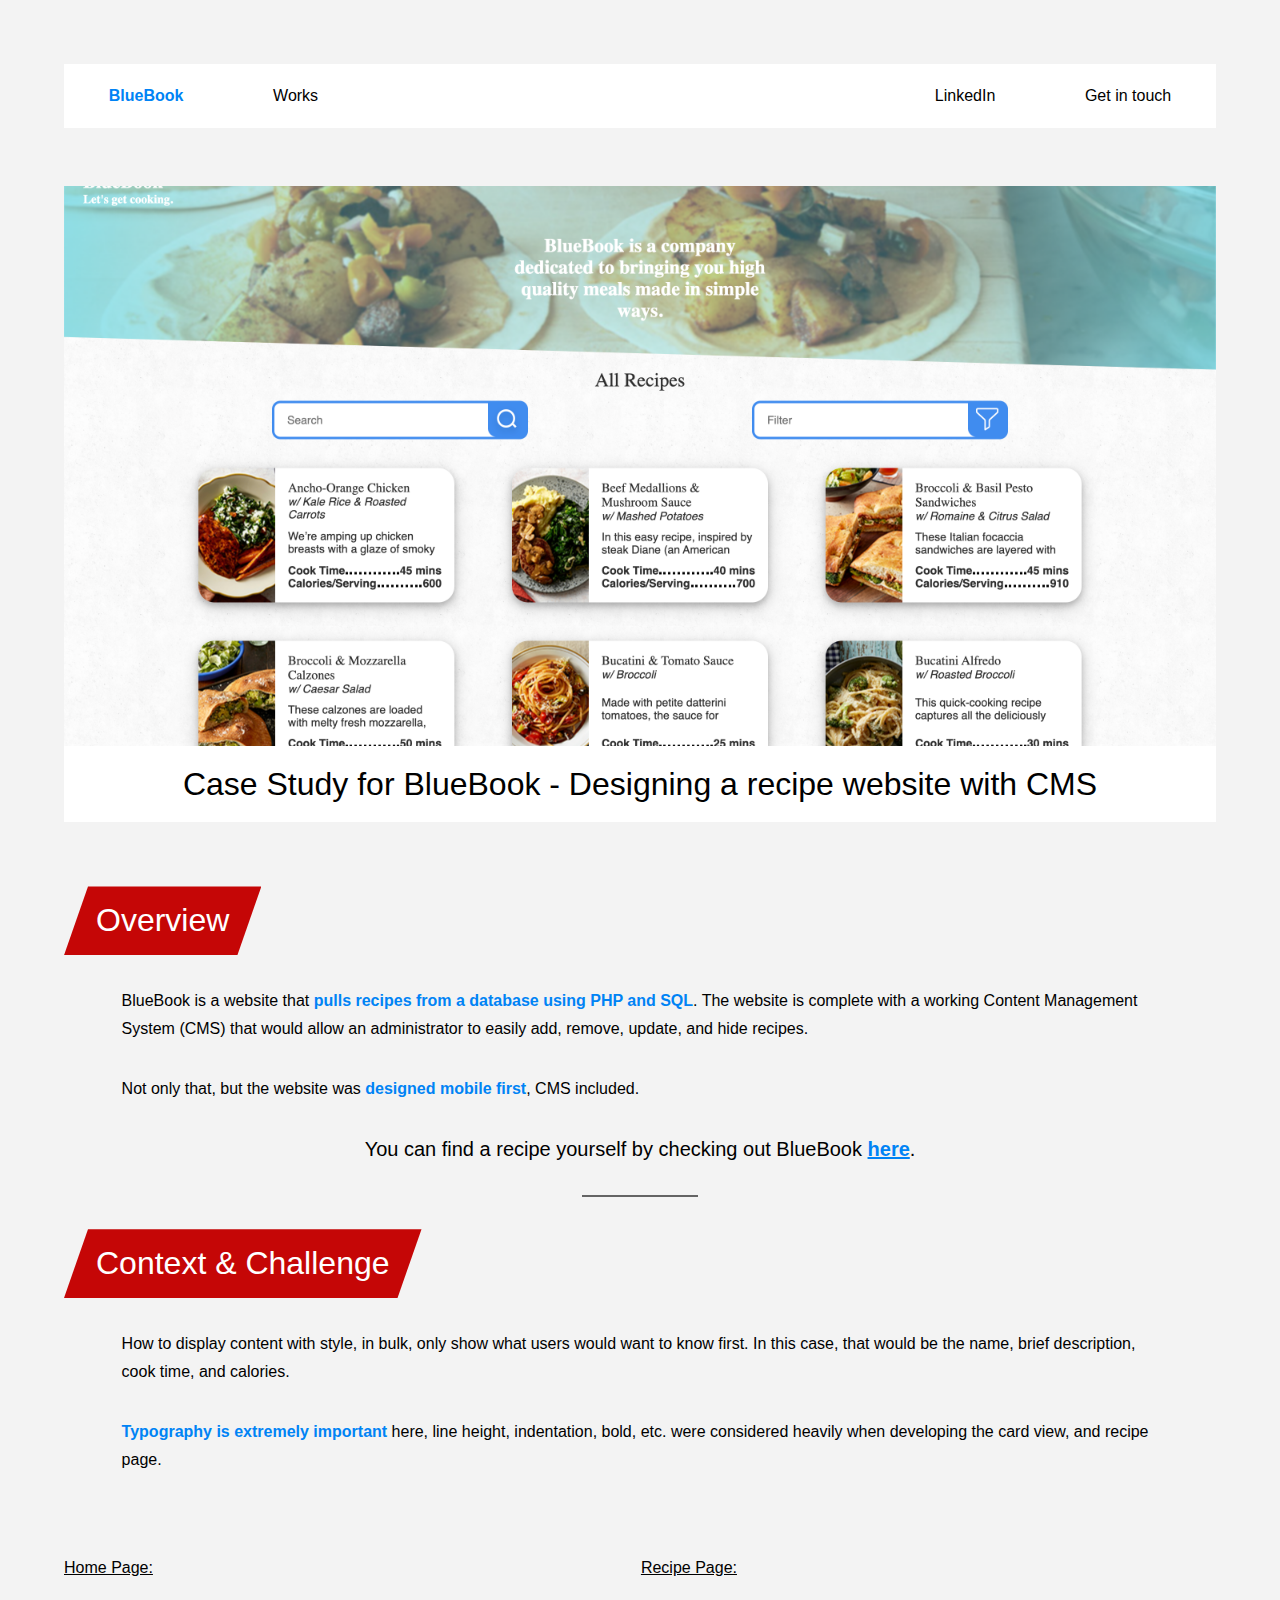
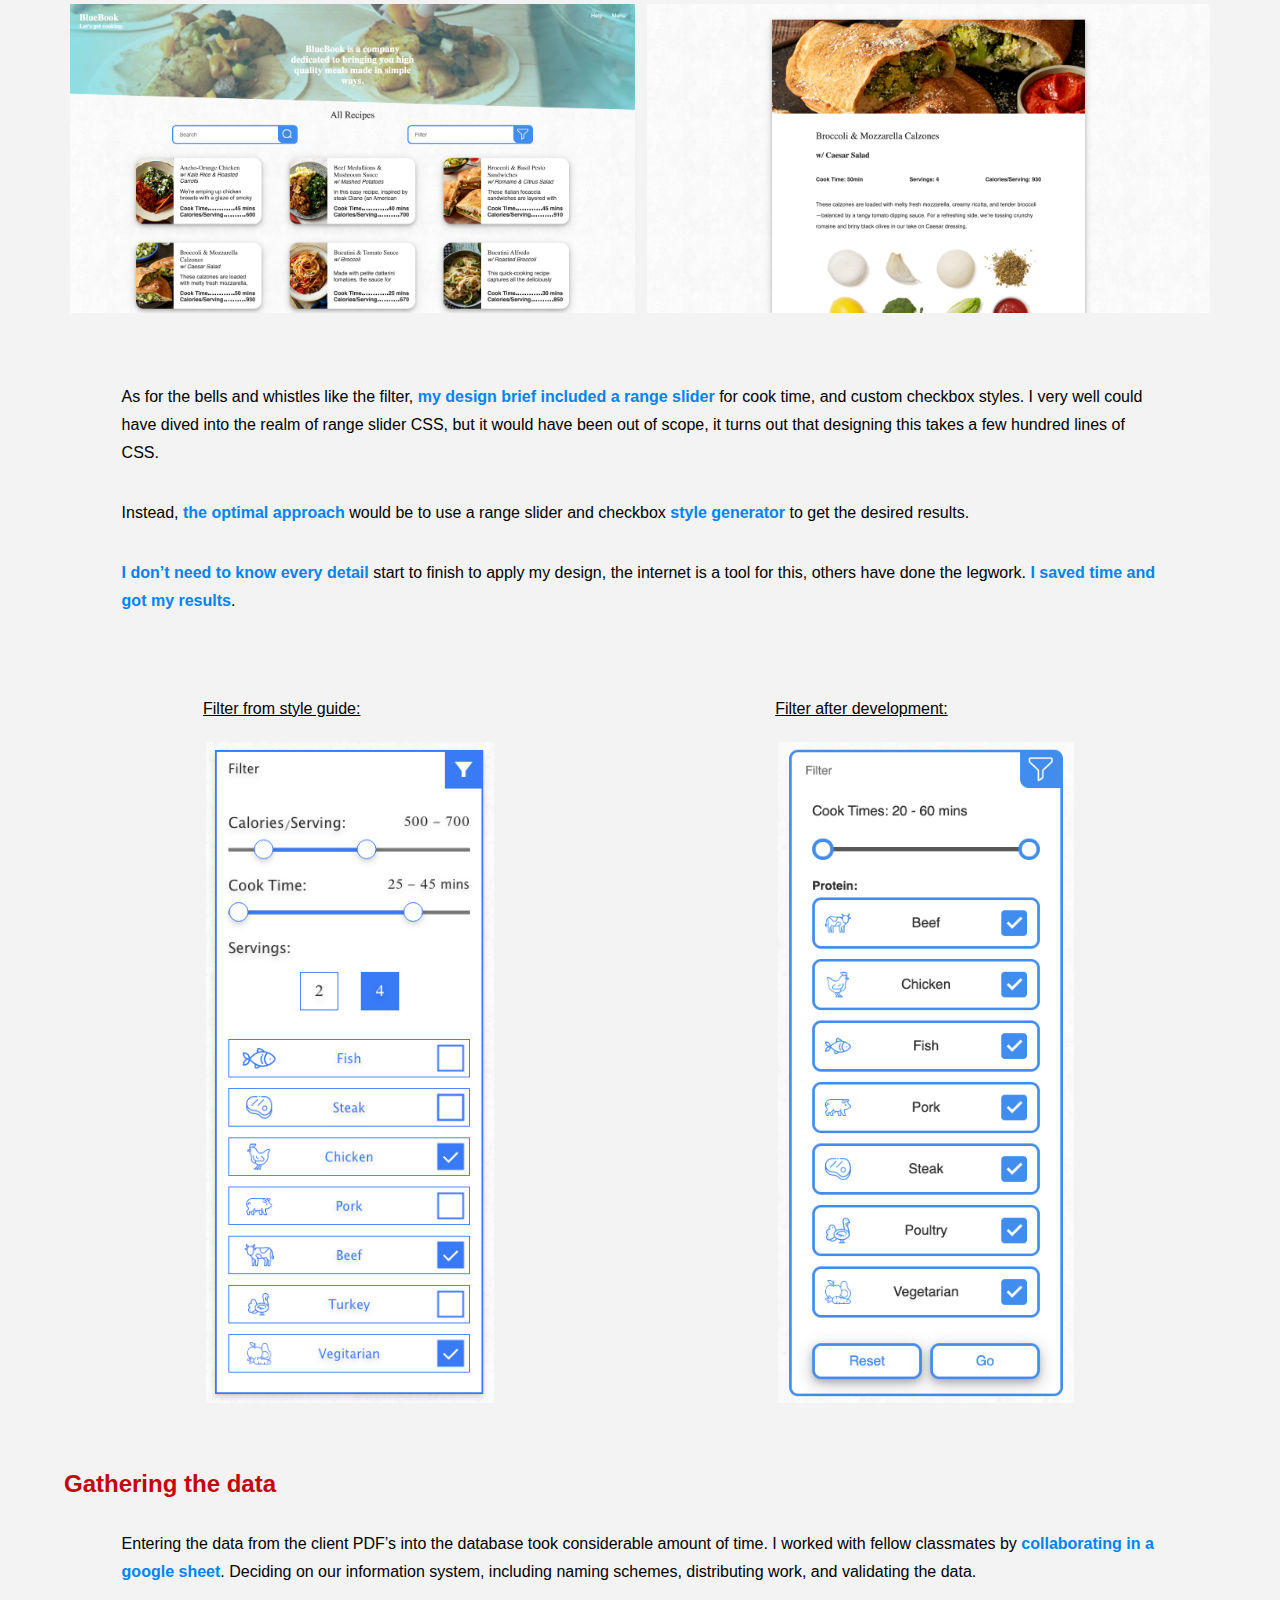
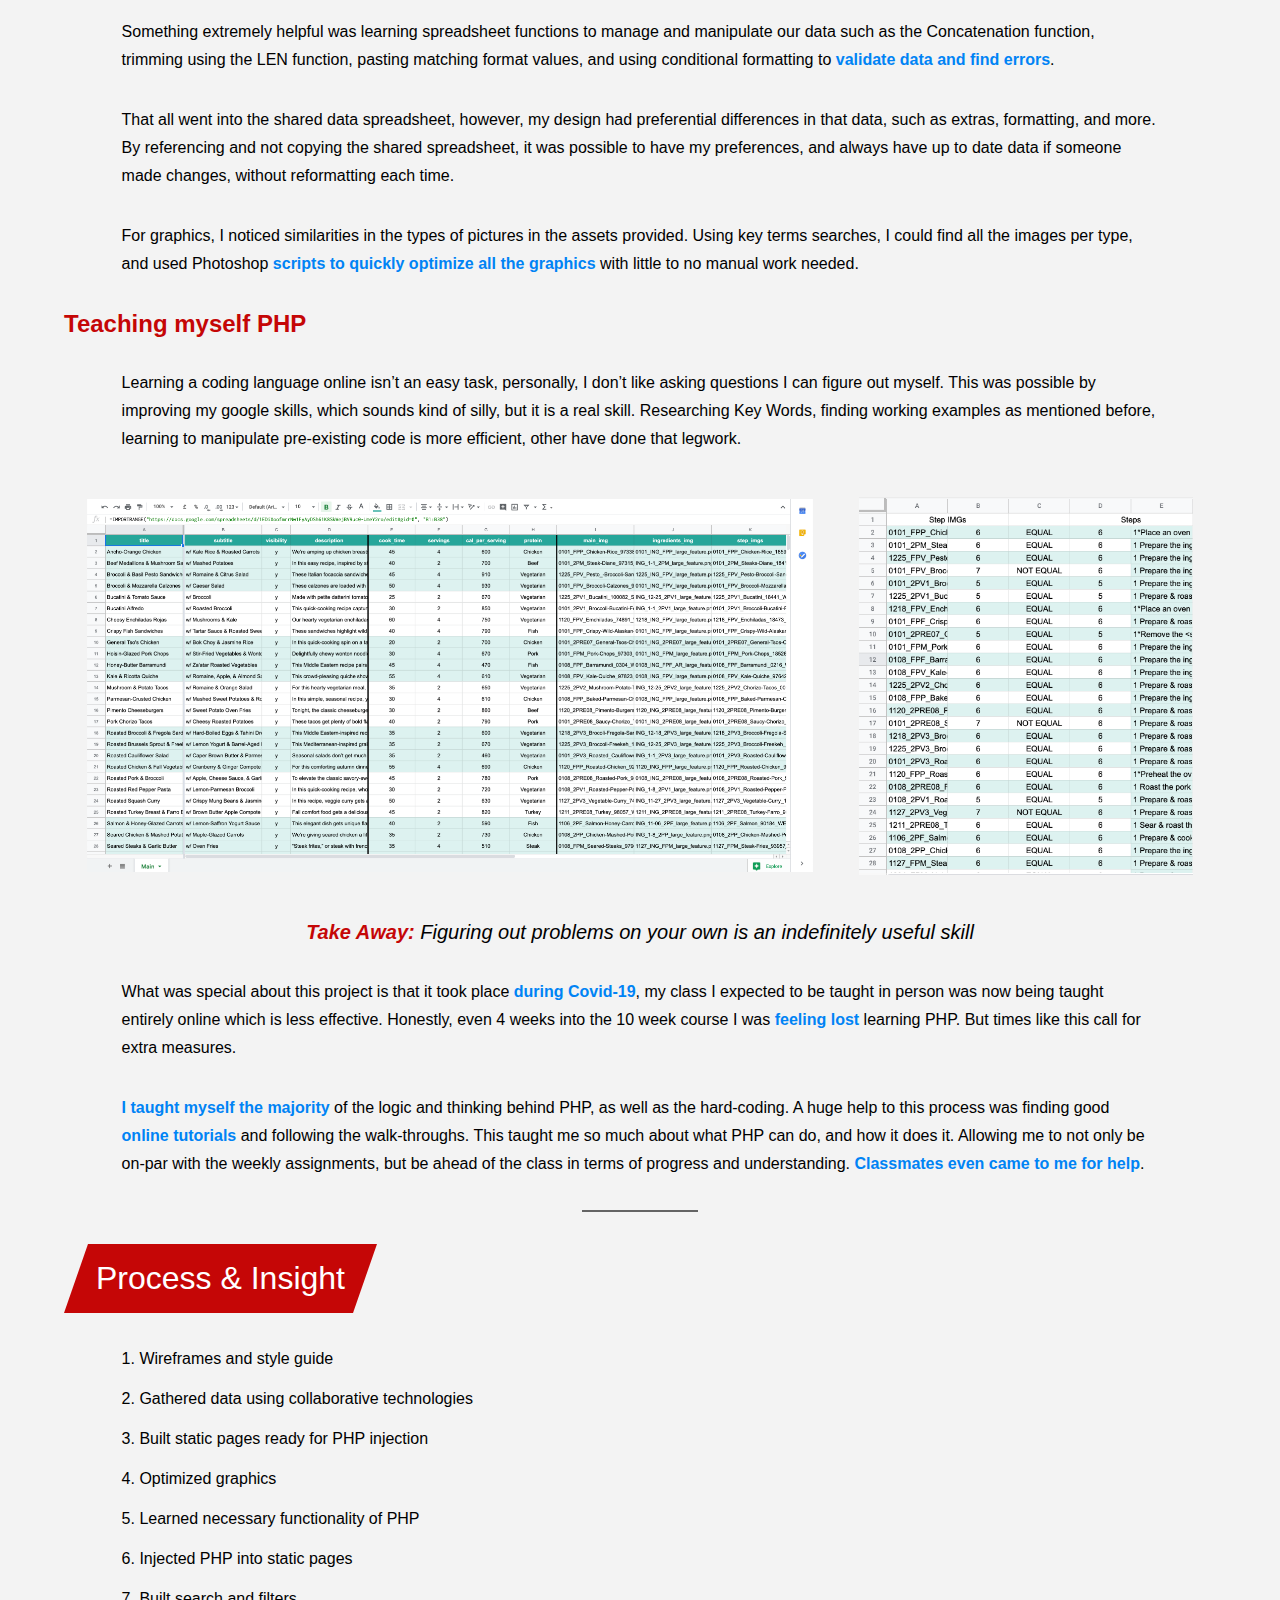
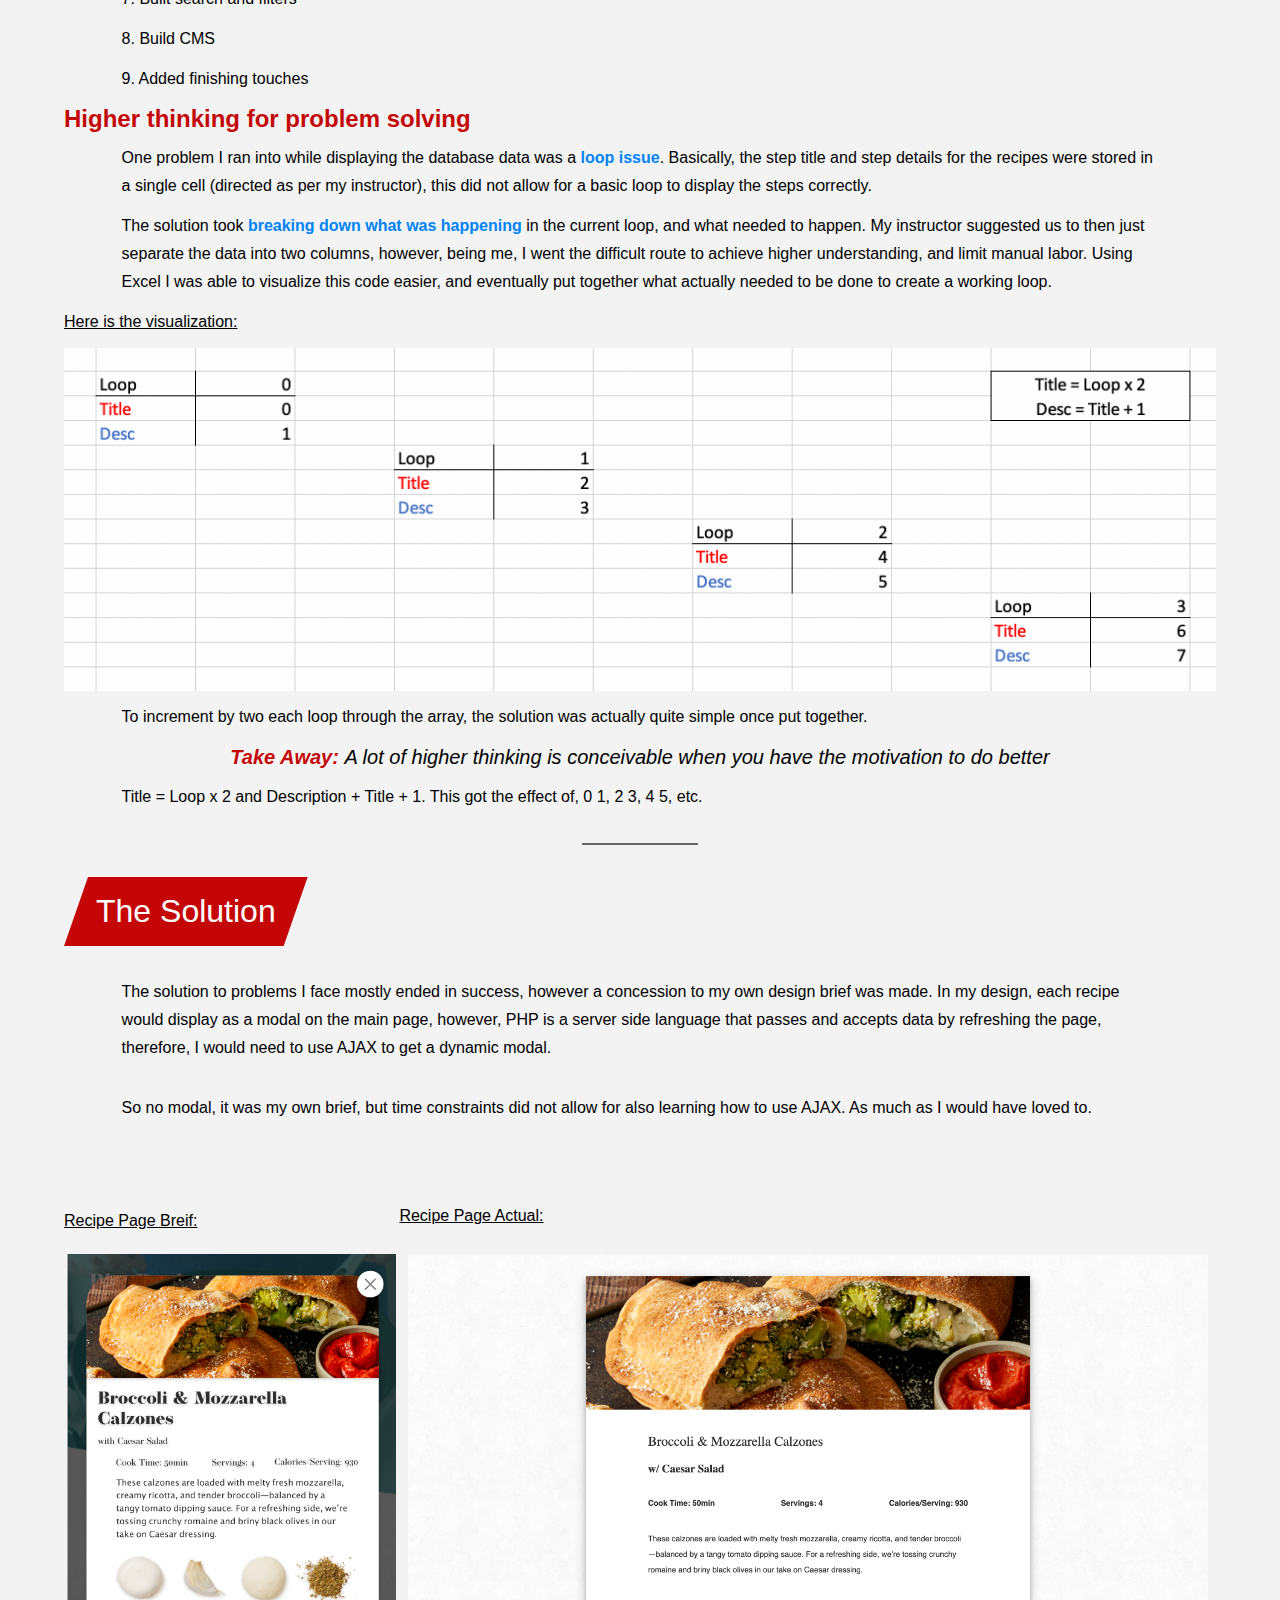
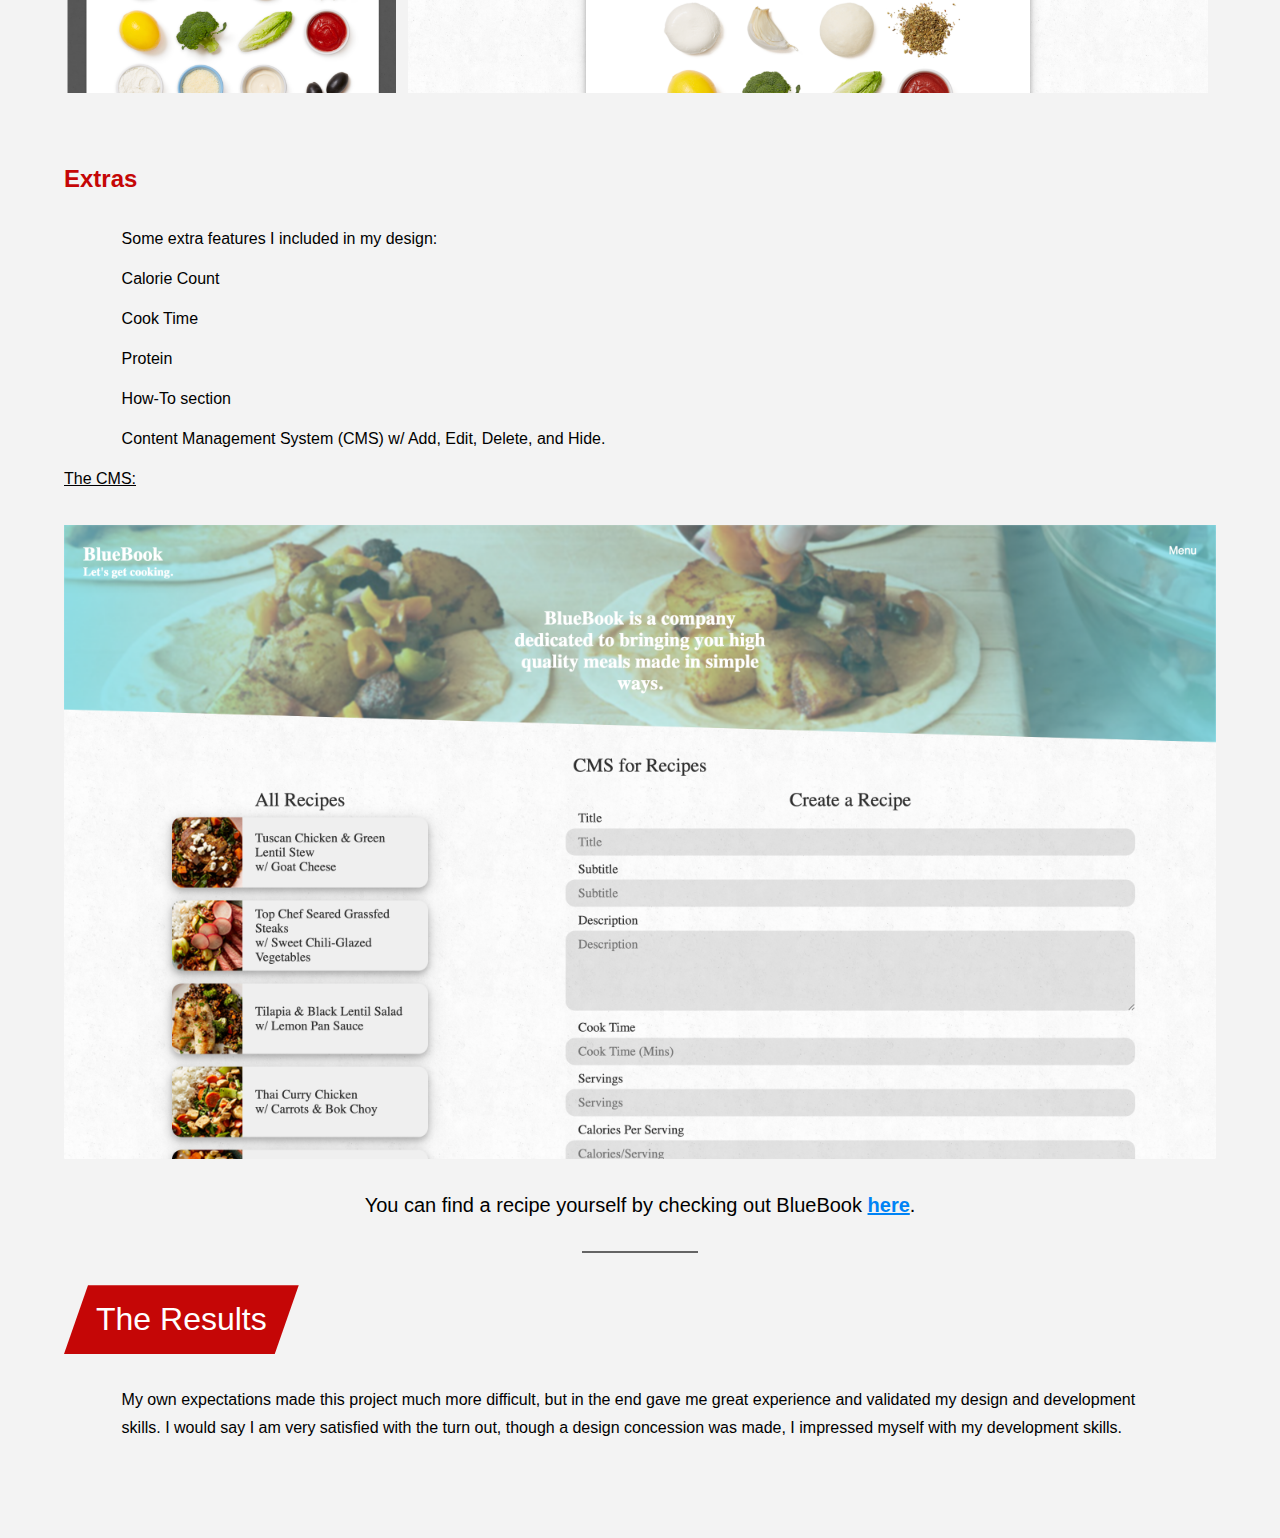
<file: case-study/index.html>
<!DOCTYPE html>
<html lang="en">
<head>
    <meta charset="UTF-8">
    <meta name="viewport" content="width=device-width, initial-scale=1.0">
    <title>BlueBook - Case Study</title>
    <link rel="stylesheet" href="css/normalize.css">
    <link rel="stylesheet" href="css/main.css">
</head>
<body>
    <header>
        <div id="top-nav">
            <ul>
                <a href="#top" rel="noopener noreferrer"><li id="active-li">BlueBook</li></a>
                <a href="http://hunterhdesign.com/portfolio/portfolio.html" target="_blank" rel="noopener noreferrer"><li>Works</li></a>
            </ul>
            <ul>
                <a href="https://www.linkedin.com/in/hunter-hampton" target="_blank" rel="noopener noreferrer"><li>LinkedIn</li></a>
                <a href="http://hunterhdesign.com/contact/contact.html" target="_blank" rel="noopener noreferrer"><li>Get in touch</li></a>
            </ul>
        </div>
        <div id="hero">
            <img id="hero-img" src="graphics/home.png" alt="Hero IMG">
        </div>
        <div id="intro">
            <h1>Case Study for BlueBook - Designing a recipe website with CMS</h1>
        </div>
    </header>
    <main>
        <div class="area">
        <h1>Overview</h1>
        <p>
            BlueBook is a website that <strong>pulls recipes from a database using PHP and SQL</strong>. The website is complete with a working Content Management System (CMS) that would allow an administrator to easily add, remove, update, and hide recipes.
        </p>

        <p>
            Not only that, but the website was <strong>designed mobile first</strong>, CMS included.
        </p>

        <p class="link">You can find a recipe yourself by checking out BlueBook <a href="https://www.hunterhdesign.com/idm232/final" target="_blank" rel="noopener noreferrer">here</a>.</p>

        <div class="break"></div>
        
        <h1>
            Context & Challenge
        </h1>
        <p>
            How to display content with style, in bulk, only show what users would want to know first. In this case, that would be the name, brief description, cook time, and calories.
        </p>
        
        <p>
        <strong>Typography is extremely important</strong> here, line height, indentation, bold, etc. were considered heavily when developing the card view, and recipe page.
        </p>
        
        <div class="two-wrap">
            <div>
                <p class="caption">Home Page:</p>
                <img src="graphics/home.png" alt="Main View">
            </div>
            <div>
                <p class="caption">Recipe Page:</p>
                <img src="graphics/recipe.png" alt="Recipe Page">
            </div>
        </div>

        <p>
            As for the bells and whistles like the filter, <strong>my design brief included a range slider</strong> for cook time, and custom checkbox styles. I very well could have dived into the realm of range slider CSS, but it would have been out of scope, it turns out that designing this takes a few hundred lines of CSS.
        </p>

        <p>
            Instead, <strong>the optimal approach</strong> would be to use a range slider and checkbox <strong>style generator</strong> to get the desired results.
        </p>

        <p>
            <strong>I don’t need to know every detail</strong> start to finish to apply my design, the internet is a tool for this, others have done the legwork. <strong>I saved time and got my results</strong>.
        </p>

        <div class="two-wrap">
            <div>
                <p class="caption">Filter from style guide:</p>
                <img src="graphics/style-filter.png" alt="Filter Style Guide">
            </div>
            <div>
                <p class="caption">Filter after development:</p>
                <img src="graphics/filter.png" alt="Actual Filter">
            </div>
        </div>
        
        <h2>Gathering the data</h2>
        
        <p>
            Entering the data from the client PDF’s into the database took considerable amount of time. I 	worked with fellow classmates by <strong>collaborating in a google sheet</strong>. Deciding on our information 	system, including naming schemes, distributing work, and validating the data.
        </p>
        
        <p>
            Something extremely helpful was learning spreadsheet functions to manage and manipulate 	our data such as the Concatenation function, trimming using the LEN function, pasting 	matching format values, and using conditional formatting to <strong>validate data and find errors</strong>.
        </p>

        <p>
            That all went into the shared data spreadsheet, however, my design had preferential 	differences in that data, such as extras, formatting, and more. By referencing and not copying  	the shared spreadsheet, it was possible to have my preferences, and always 	have up to date data if someone made changes, without reformatting each time.
        </p>

        <p>
            For graphics, I noticed similarities in the types of pictures in the assets provided. Using key 	terms searches, I could find all the images per type, and used Photoshop <strong>scripts to quickly 	optimize all the graphics</strong> with little to no manual work needed.
        </p>

        <h2>Teaching myself PHP</h2>

        <p>
            Learning a coding language online isn’t an easy task, personally, I don’t like asking questions I can figure out myself. This was possible by improving my google skills, which sounds kind of silly, but it is a real skill. Researching Key Words, finding working examples as mentioned before, learning to manipulate pre-existing code is more efficient, other have done that legwork.
        </p>

        <div class="two-wrap">
            <img id="spreadsheet-img" src="graphics/spreadsheet.png" alt="Spreadsheet">
            <img id="validation-img" src="graphics/validate.png" alt="Validation">
        </div>

        <p class="quote">
            <strong>Take Away: </strong>Figuring out problems on your own is an indefinitely useful skill
        </p>

        <p>
            What was special about this project is that it took place <strong>during Covid-19</strong>, my class I expected 	to be taught in person was now being taught entirely online which is less effective. Honestly, 	even 4 weeks into the 10 week course I was <strong>feeling lost</strong> learning PHP. But times like this call 	for extra measures.
        </p>

        <p>
            <strong>I taught myself the majority</strong> of the logic and thinking behind PHP, as well as the hard-coding. A 	huge help to this process was finding good <strong>online tutorials</strong> and following the walk-throughs. 	This taught me so much about what PHP can do, and how it does it. Allowing me to not only be 	on-par with the weekly assignments, but be ahead of the class in terms of progress and 	understanding. <strong>Classmates even came to me for help</strong>.
        </p>
        
        <div class="break"></div>

        <h1>
            Process & Insight
        </h1>
    <div class="list">
        <p>
            1. Wireframes and style guide
        </p>

        <p>
            2. Gathered data using collaborative technologies
        </p>

        <p>
            3. Built static pages ready for PHP injection
        </p>

        <p>
            4. Optimized graphics
        </p>

        <p>
            5. Learned necessary functionality of PHP
        </p>

        <p>
            6. Injected PHP into static pages
        </p>

        <p>
            7. Built search and filters
        </p>

        <p>
            8. Build CMS
        </p>

        <p>
            9. Added finishing touches
        </p>

        <h2>Higher thinking for problem solving</h2>

        <p>
            One problem I ran into while displaying the database data was a <strong>loop issue</strong>. Basically, the step 	title and step details for the recipes were stored in a single cell (directed as per my instructor), 	this did not allow for a basic loop to display the steps correctly.
        </p>

        <p>
            The solution took <strong>breaking down what was happening</strong> in the current loop, and what needed to happen. My instructor suggested us to then just separate the data into two columns, however, 	being me, I went the difficult route to achieve higher understanding, and limit manual labor. 	Using Excel I was able to visualize this code easier, and eventually put together what 	actually needed to be done to create a working loop.
        </p>

        <p class="caption">Here is the visualization:</p>

        <img src="graphics/loop.png" alt="Loop Graphic">
        
        <p>
            To increment by two each loop through the array, the solution was actually quite simple once put together.
        </p>
        
        <p class="quote">
            <strong>Take Away: </strong>A lot of higher thinking is conceivable when you have the motivation to do better
        </p>

        <p>
            Title = Loop x 2 and Description + Title + 1. This got the effect of, 0 1, 2 3, 4 5, etc.
        </p>

    </div>

        <div class="break"></div>
        
        <h1>
            The Solution
        </h1>

        <p>
            The solution to problems I face mostly ended in success, however a concession to my own design brief was made. In my design, each recipe would display as a modal on the main page, however, PHP is a server side language that passes and accepts data by refreshing the page, therefore, I would need to use AJAX to get a dynamic modal.
        </p>

        <p>
            So no modal, it was my own brief, but time constraints did not allow for also learning how to use AJAX. As much as I would have loved to.
        </p>

        <div class="two-wrap">
            <div>
                <p class="caption">Recipe Page Breif:</p>
                <img src="graphics/style-recipe.png" alt="Recipe Style Guide">
            </div>
            <div>
                <p class="caption">Recipe Page Actual:</p>
                <img src="graphics/recipe.png" alt="Actual Recipe Page">
            </div>
        </div>

        <h2>Extras</h2>

        
        <div class="list">
            
            <p>
                Some extra features I included in my design:
            </p>
            
            <p>
                Calorie Count
            </p>
            
            <p>
                Cook Time
            </p>
            
            <p>
                Protein
            </p>
            <p>
                How-To section
            </p>
            <p>
                Content Management System (CMS) w/ Add, Edit, Delete, and Hide.
            </p>

            <p class="caption">The CMS:</p>
            <img src="graphics/cms.png" alt="CMS">
            
            <p class="link">You can find a recipe yourself by checking out BlueBook <a href="https://www.hunterhdesign.com/idm232/final" target="_blank" rel="noopener noreferrer">here</a>.</p>
            
            <div class="break"></div>
            
            <h1>
                The Results
            </h1>
        
        <p id="the-last-p">
            My own expectations made this project much more difficult, but in the end gave me great experience and validated my design and development skills. I would say I am very satisfied with the turn out, though a design concession was made, I impressed myself with my development skills.
        </p>

    </div>
        
    </div>
    </main>
</body>
<script src="js/main.js"></script>
</html>
</file>
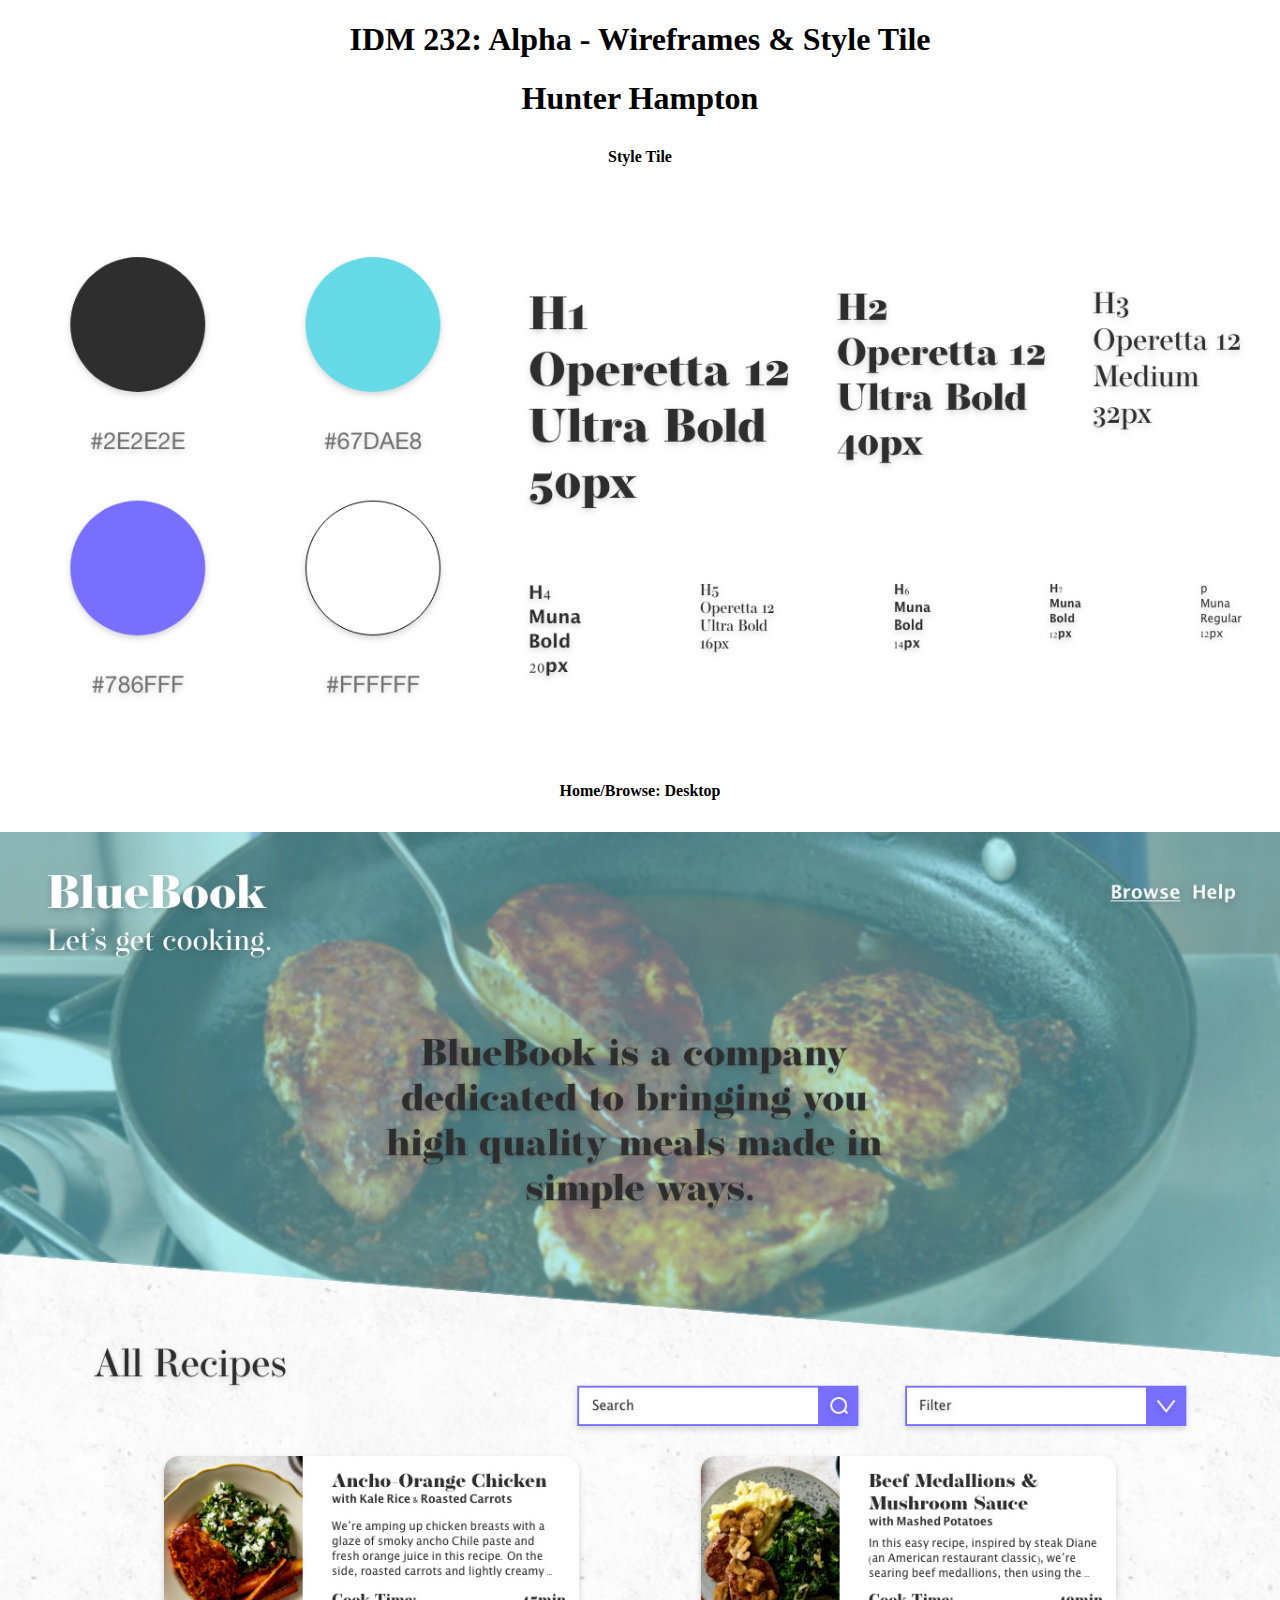
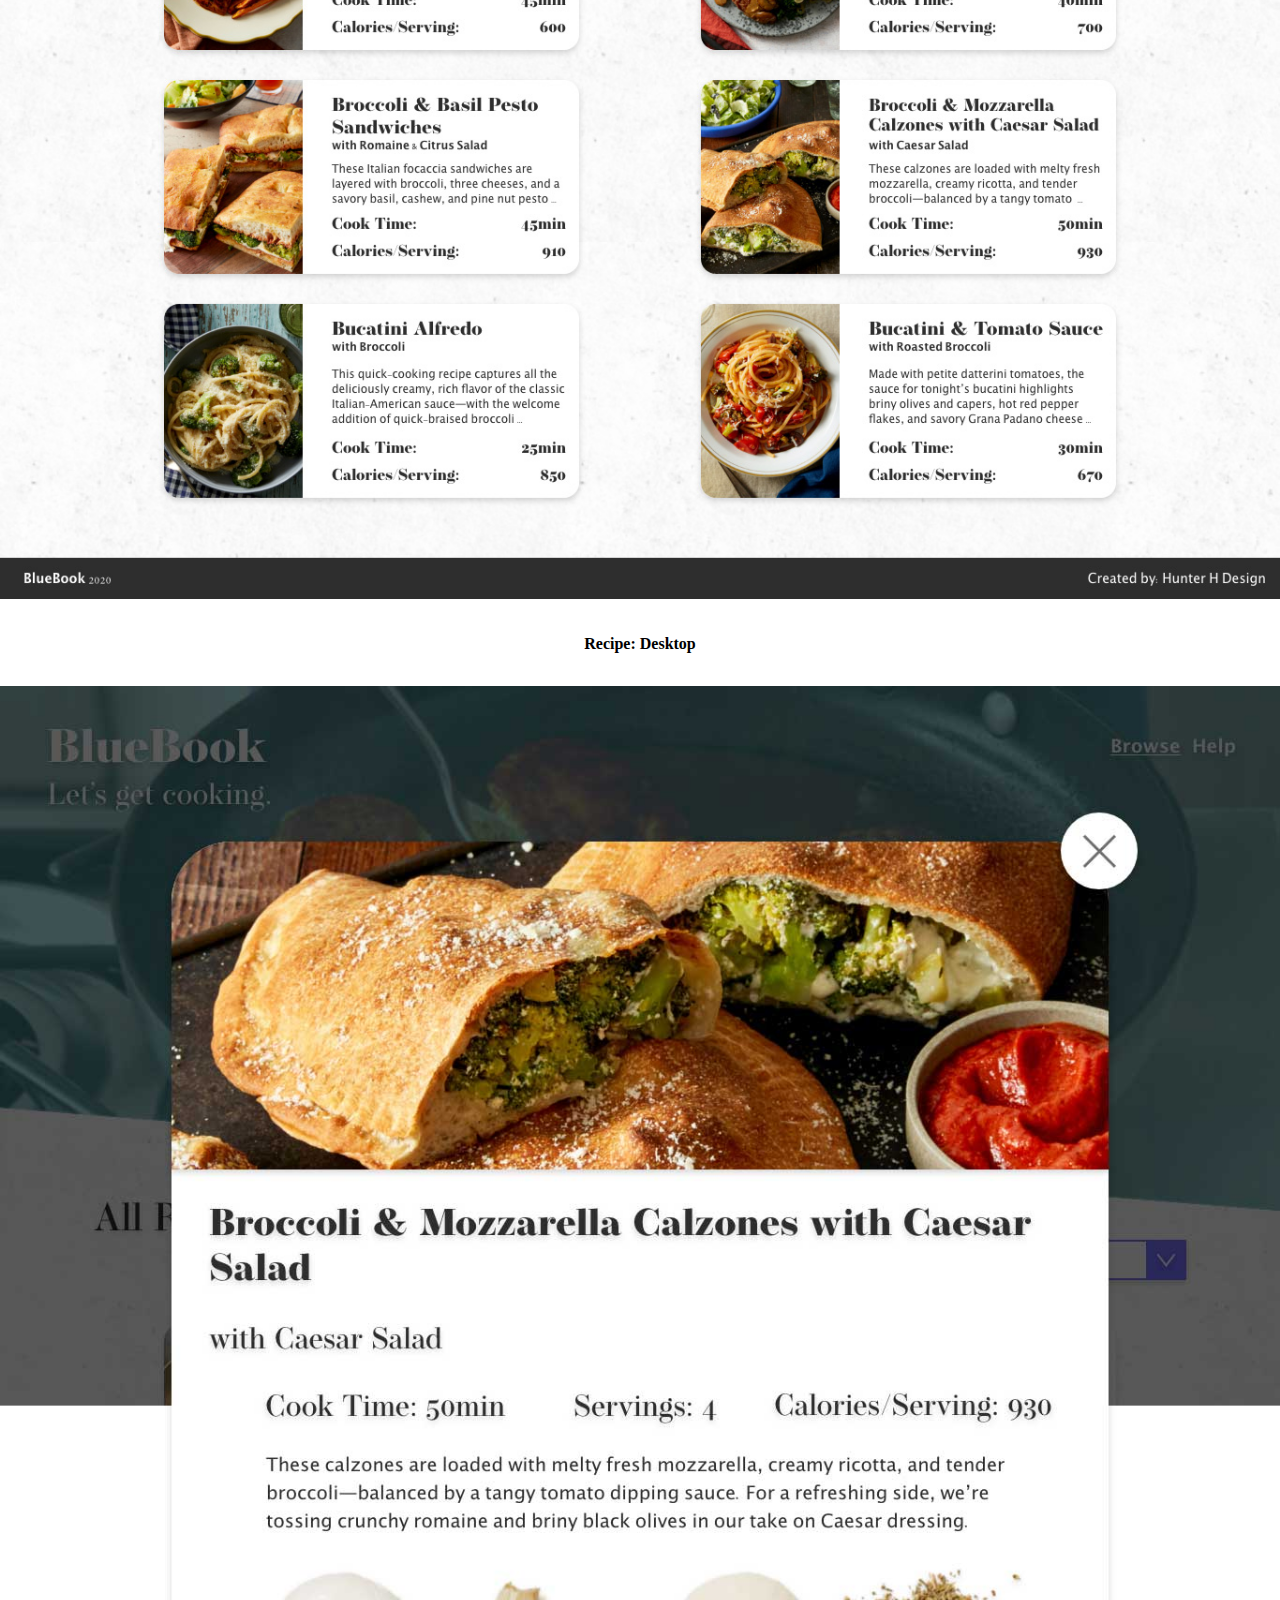
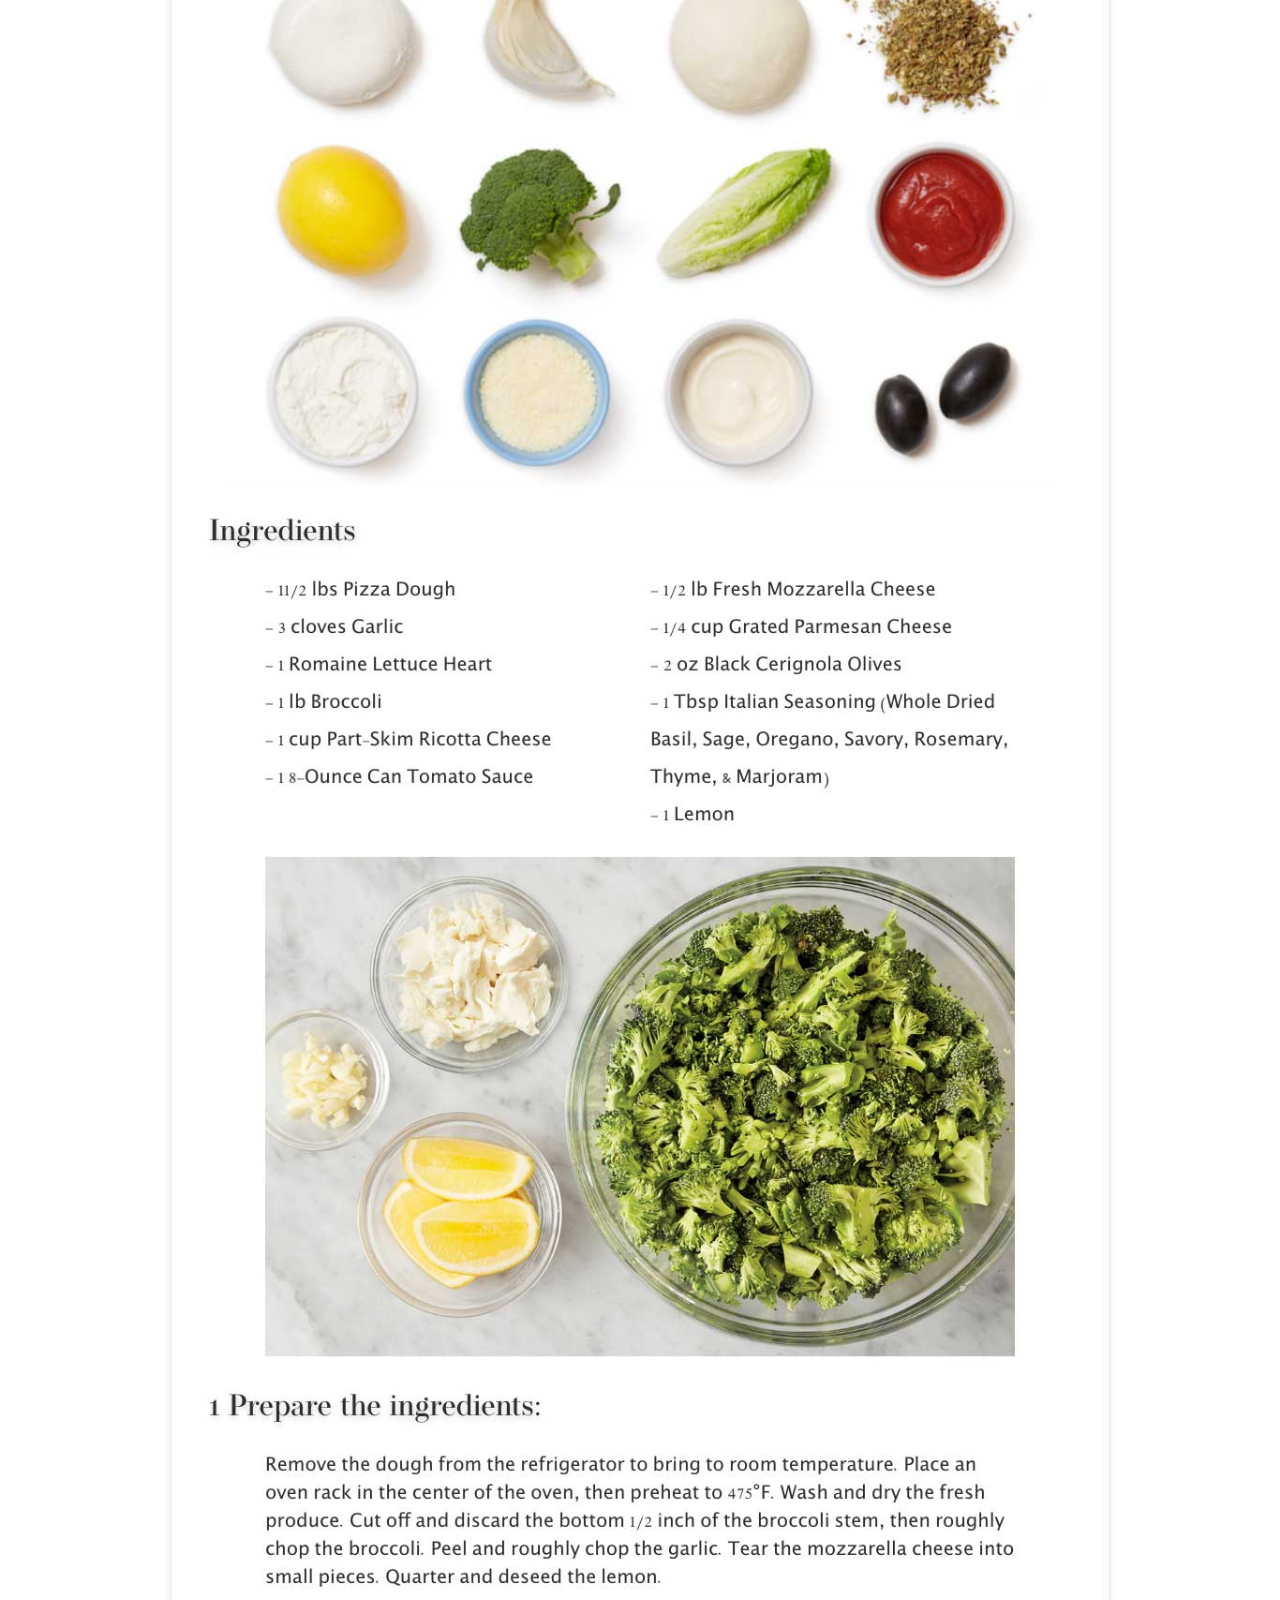
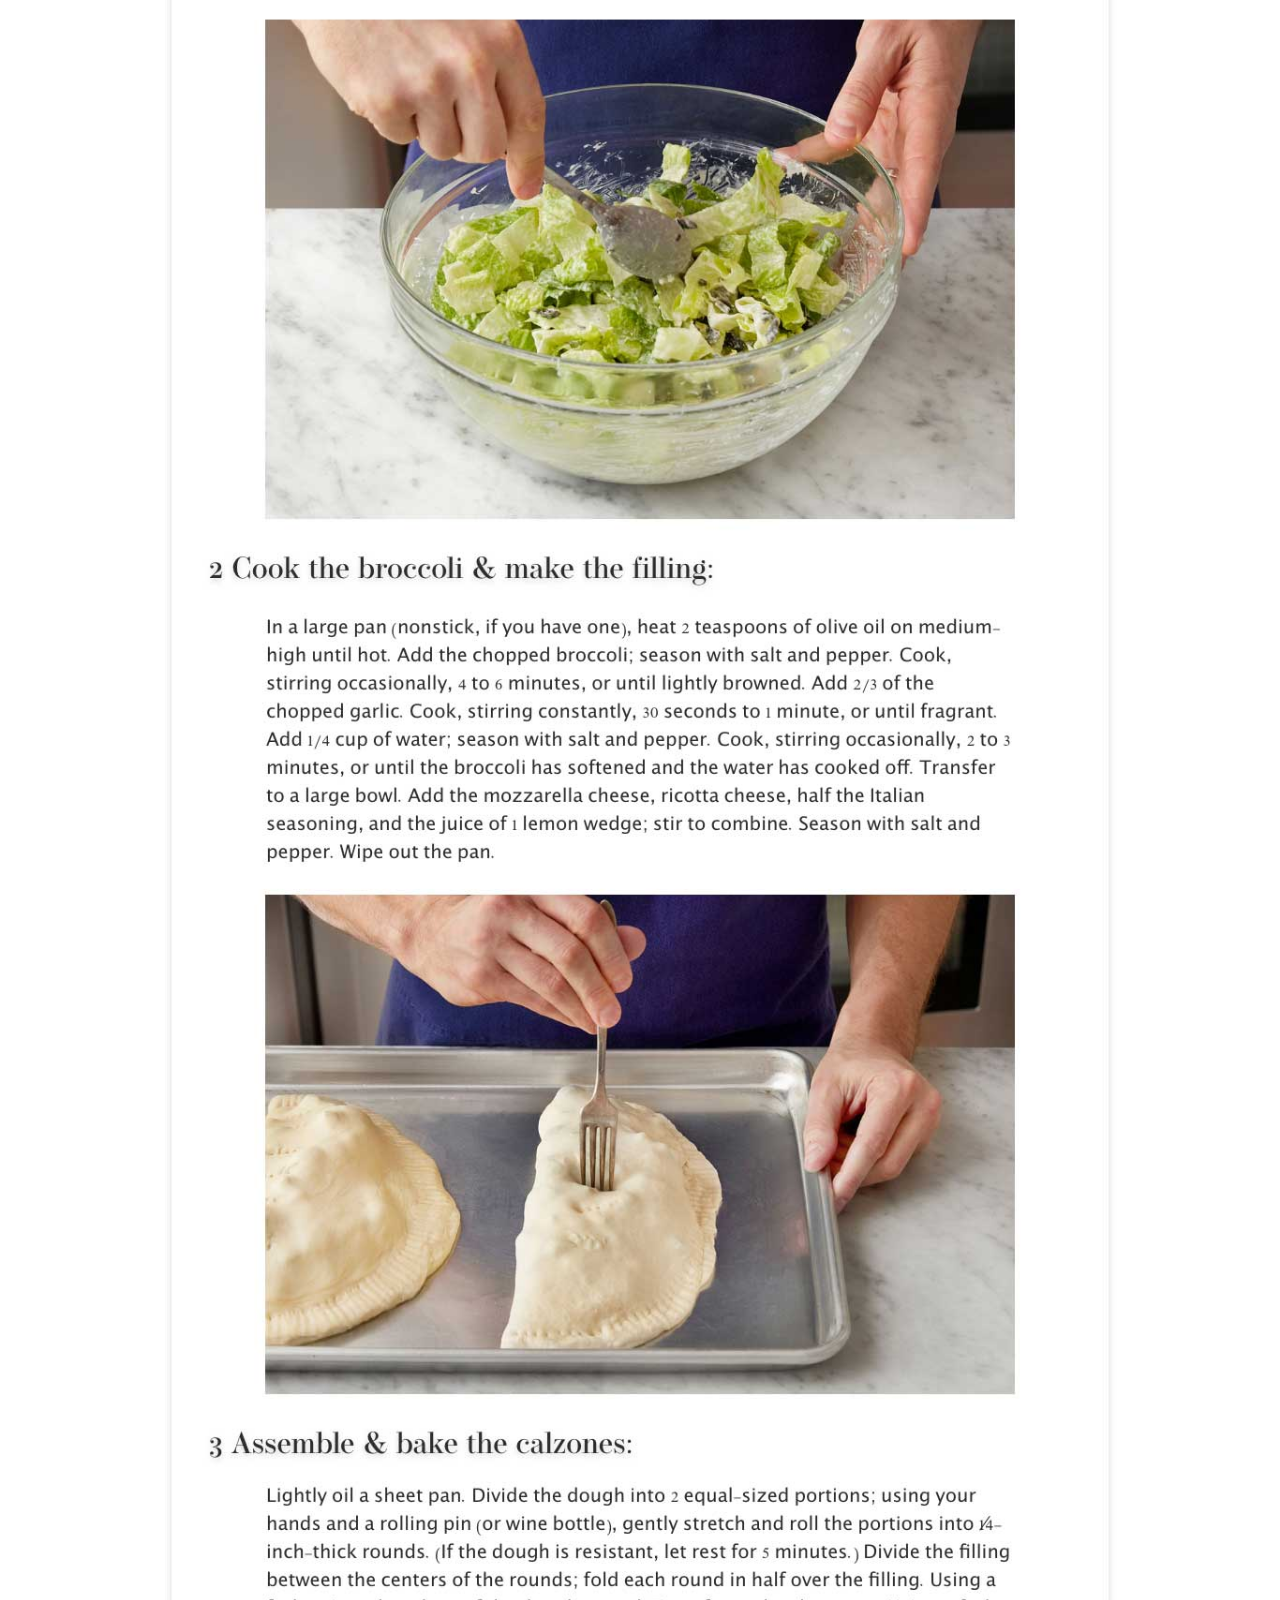
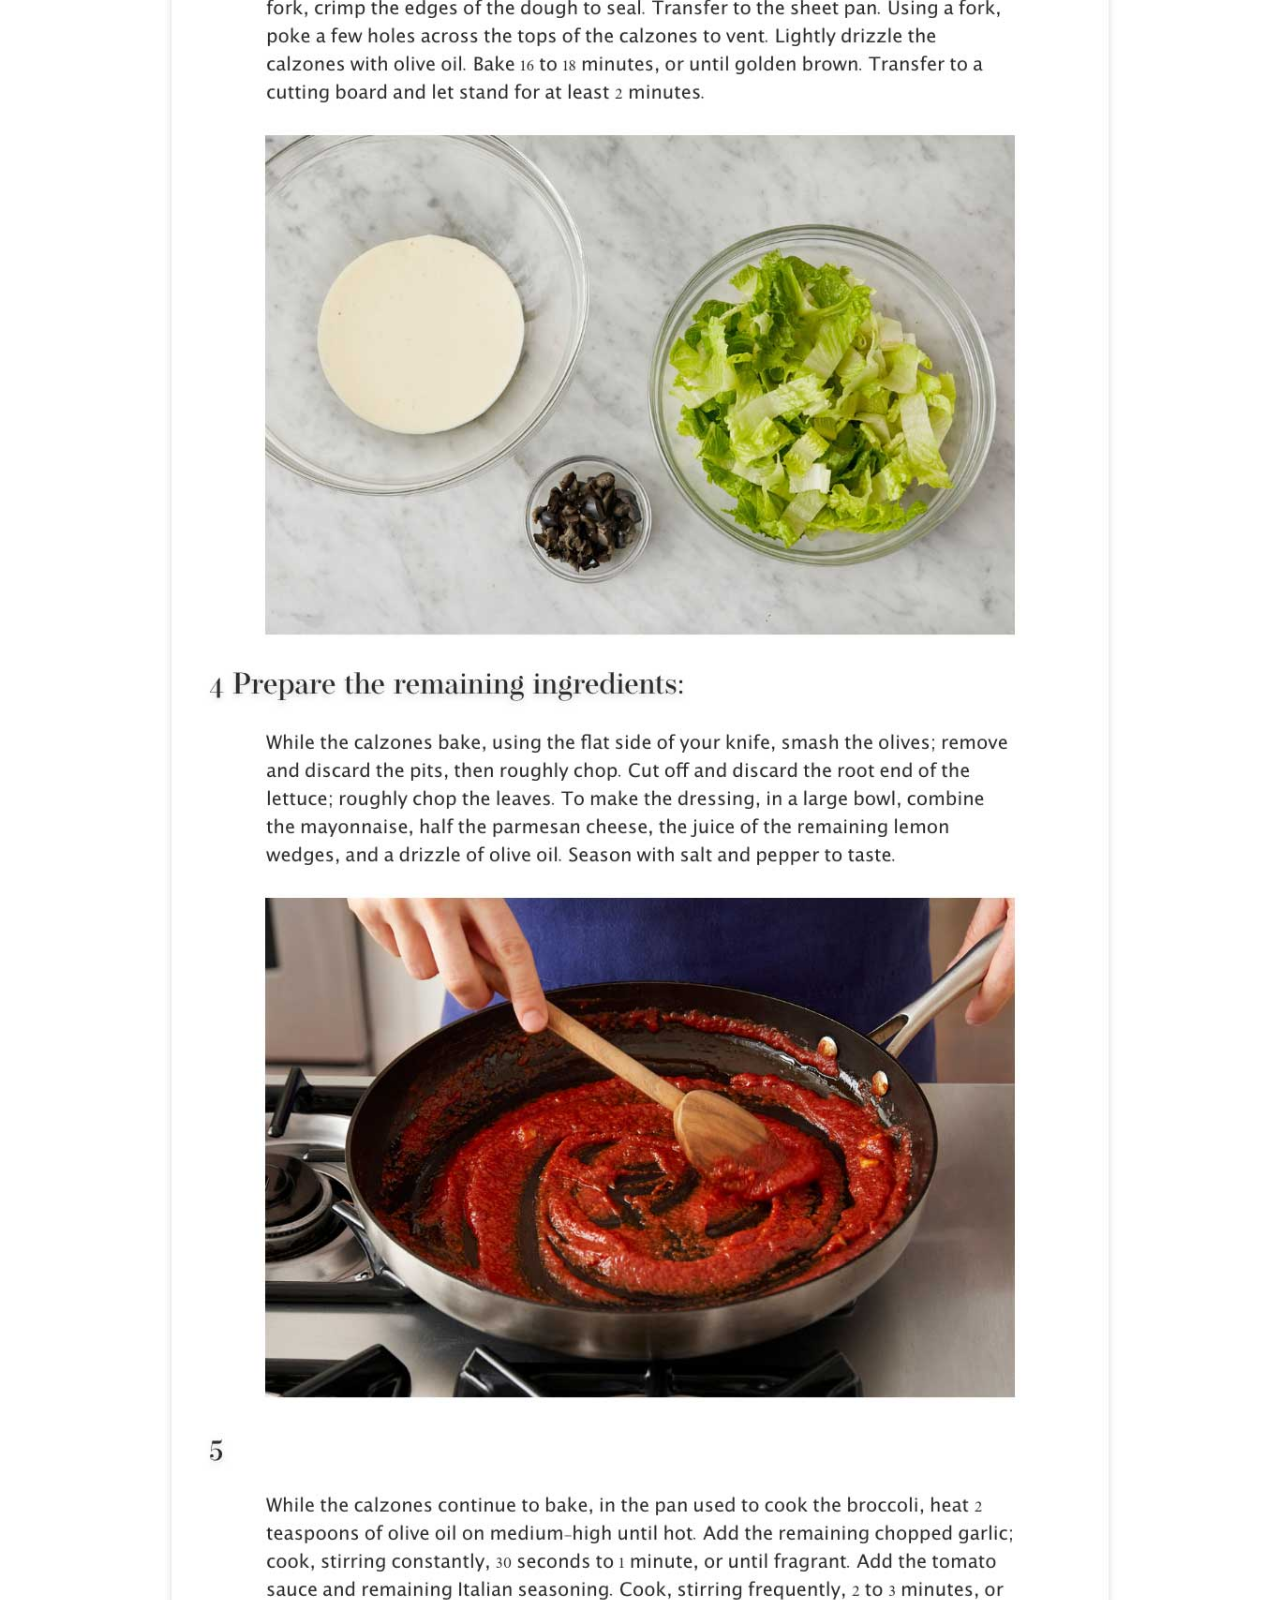
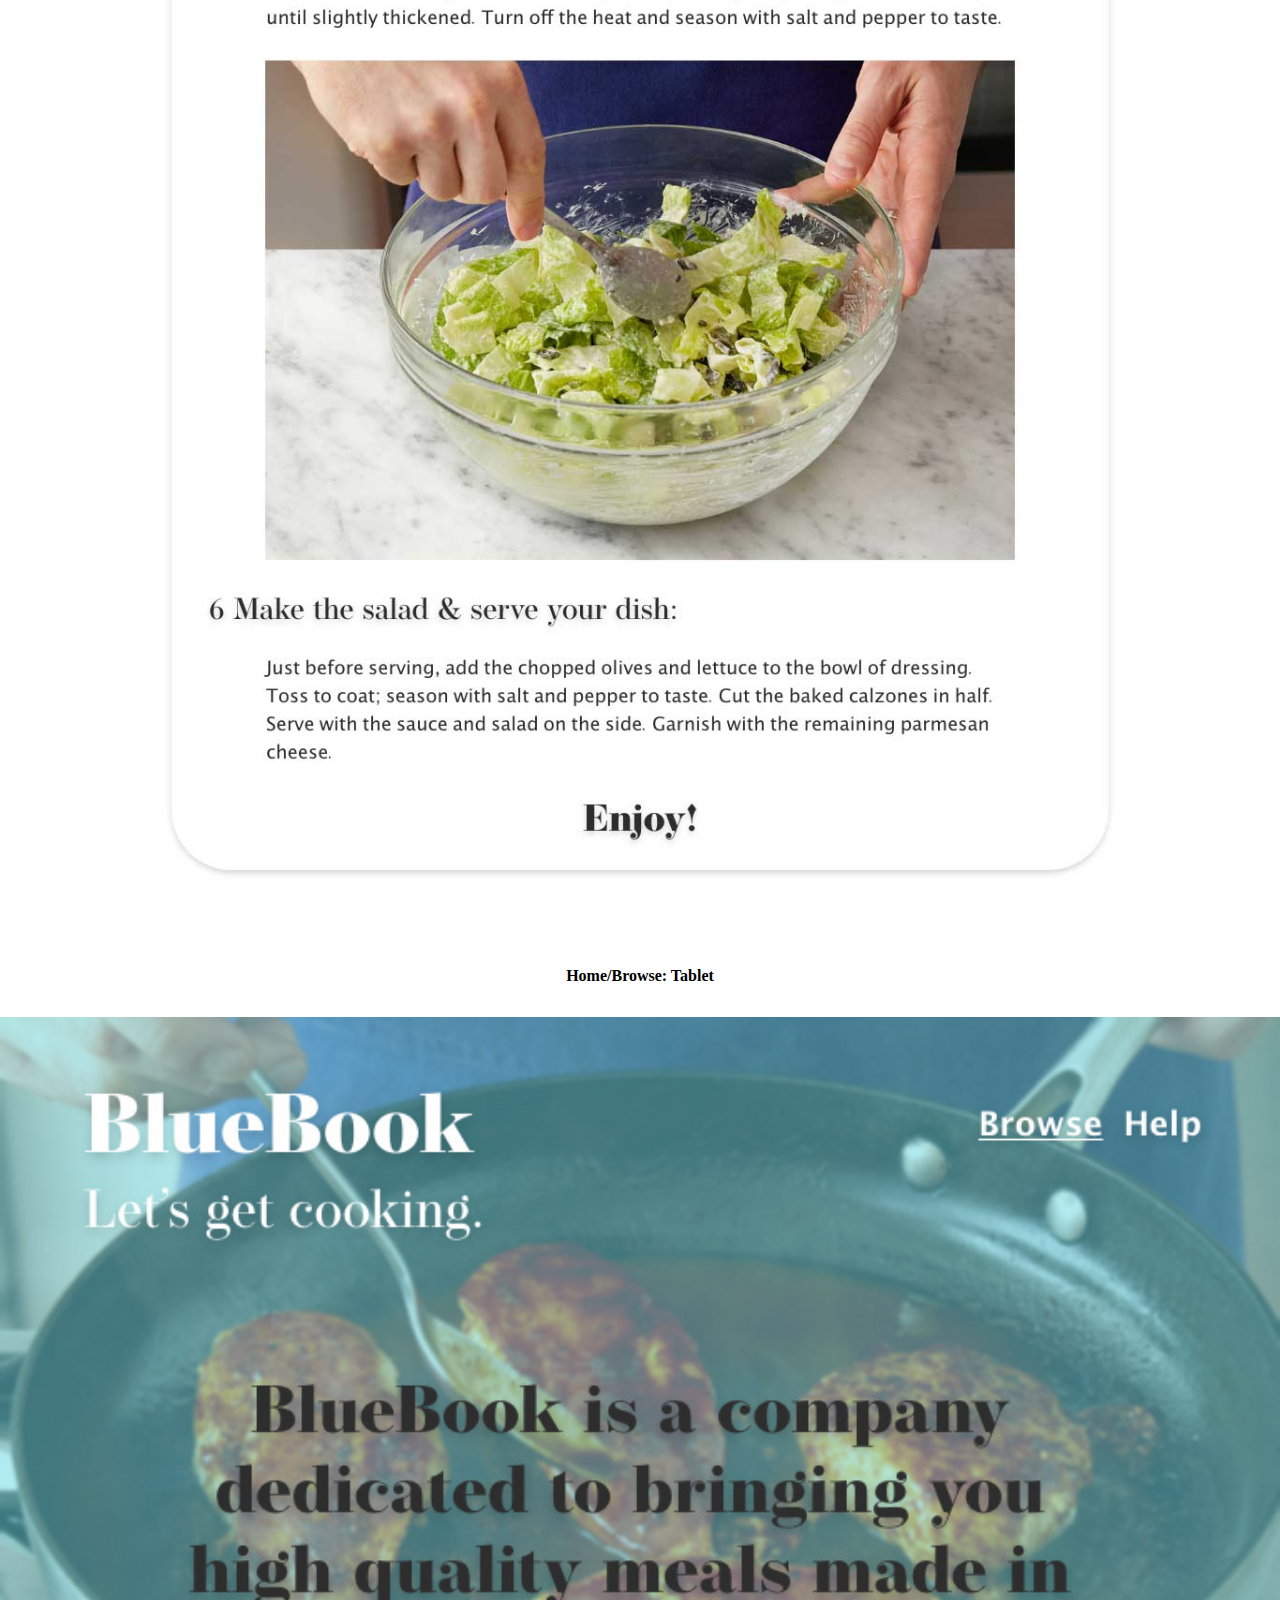
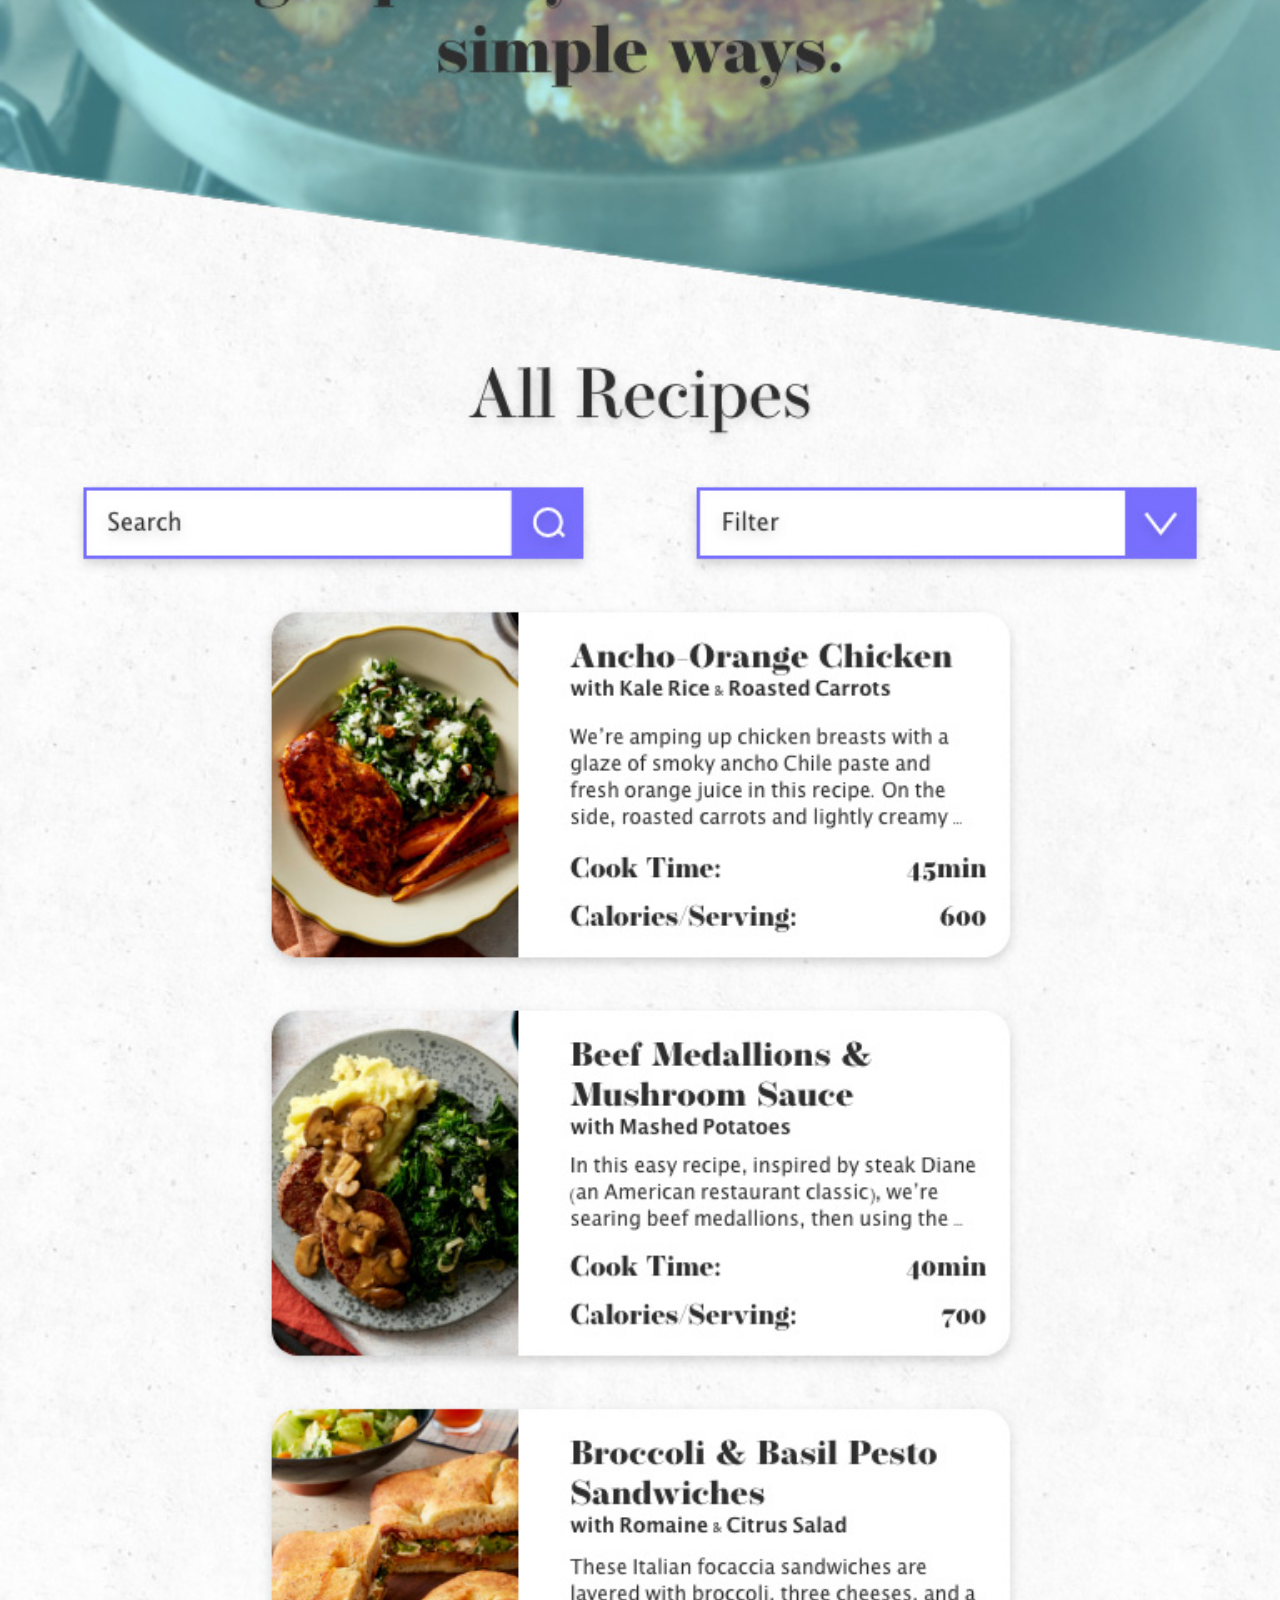
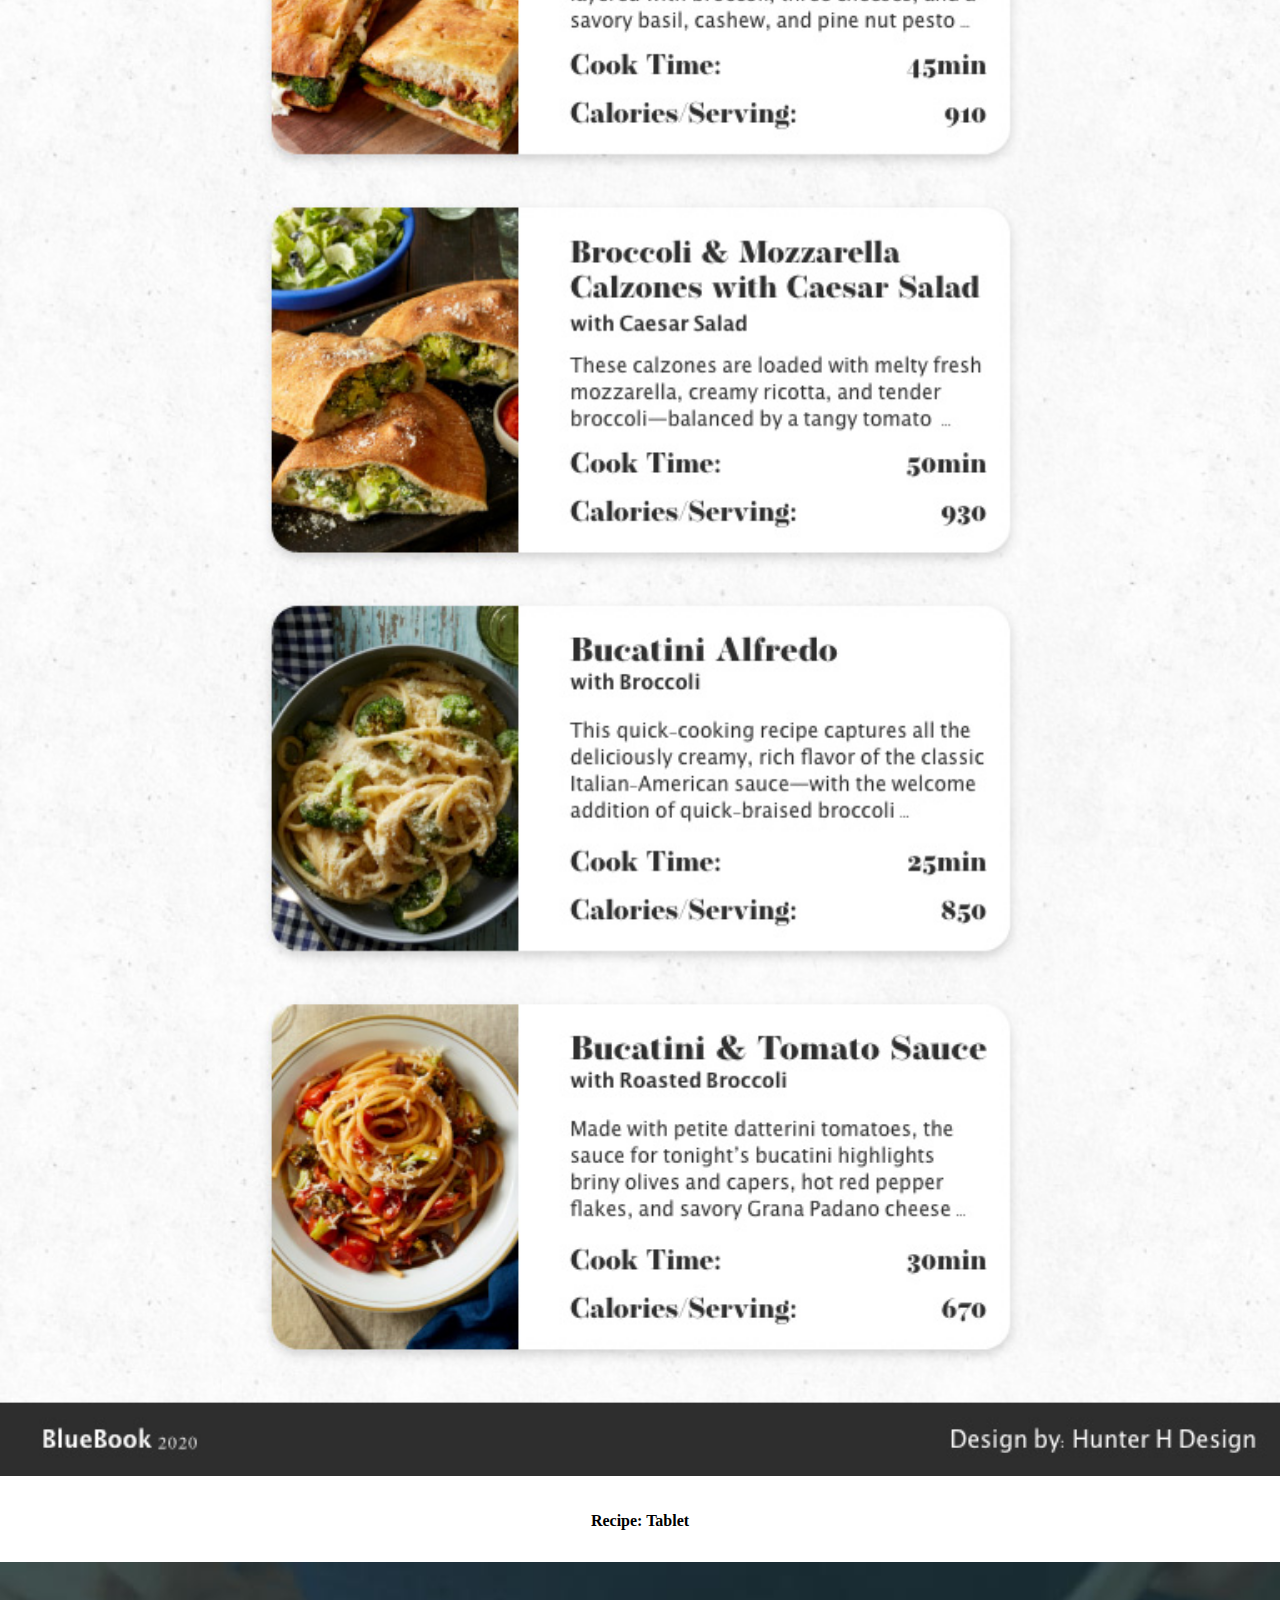
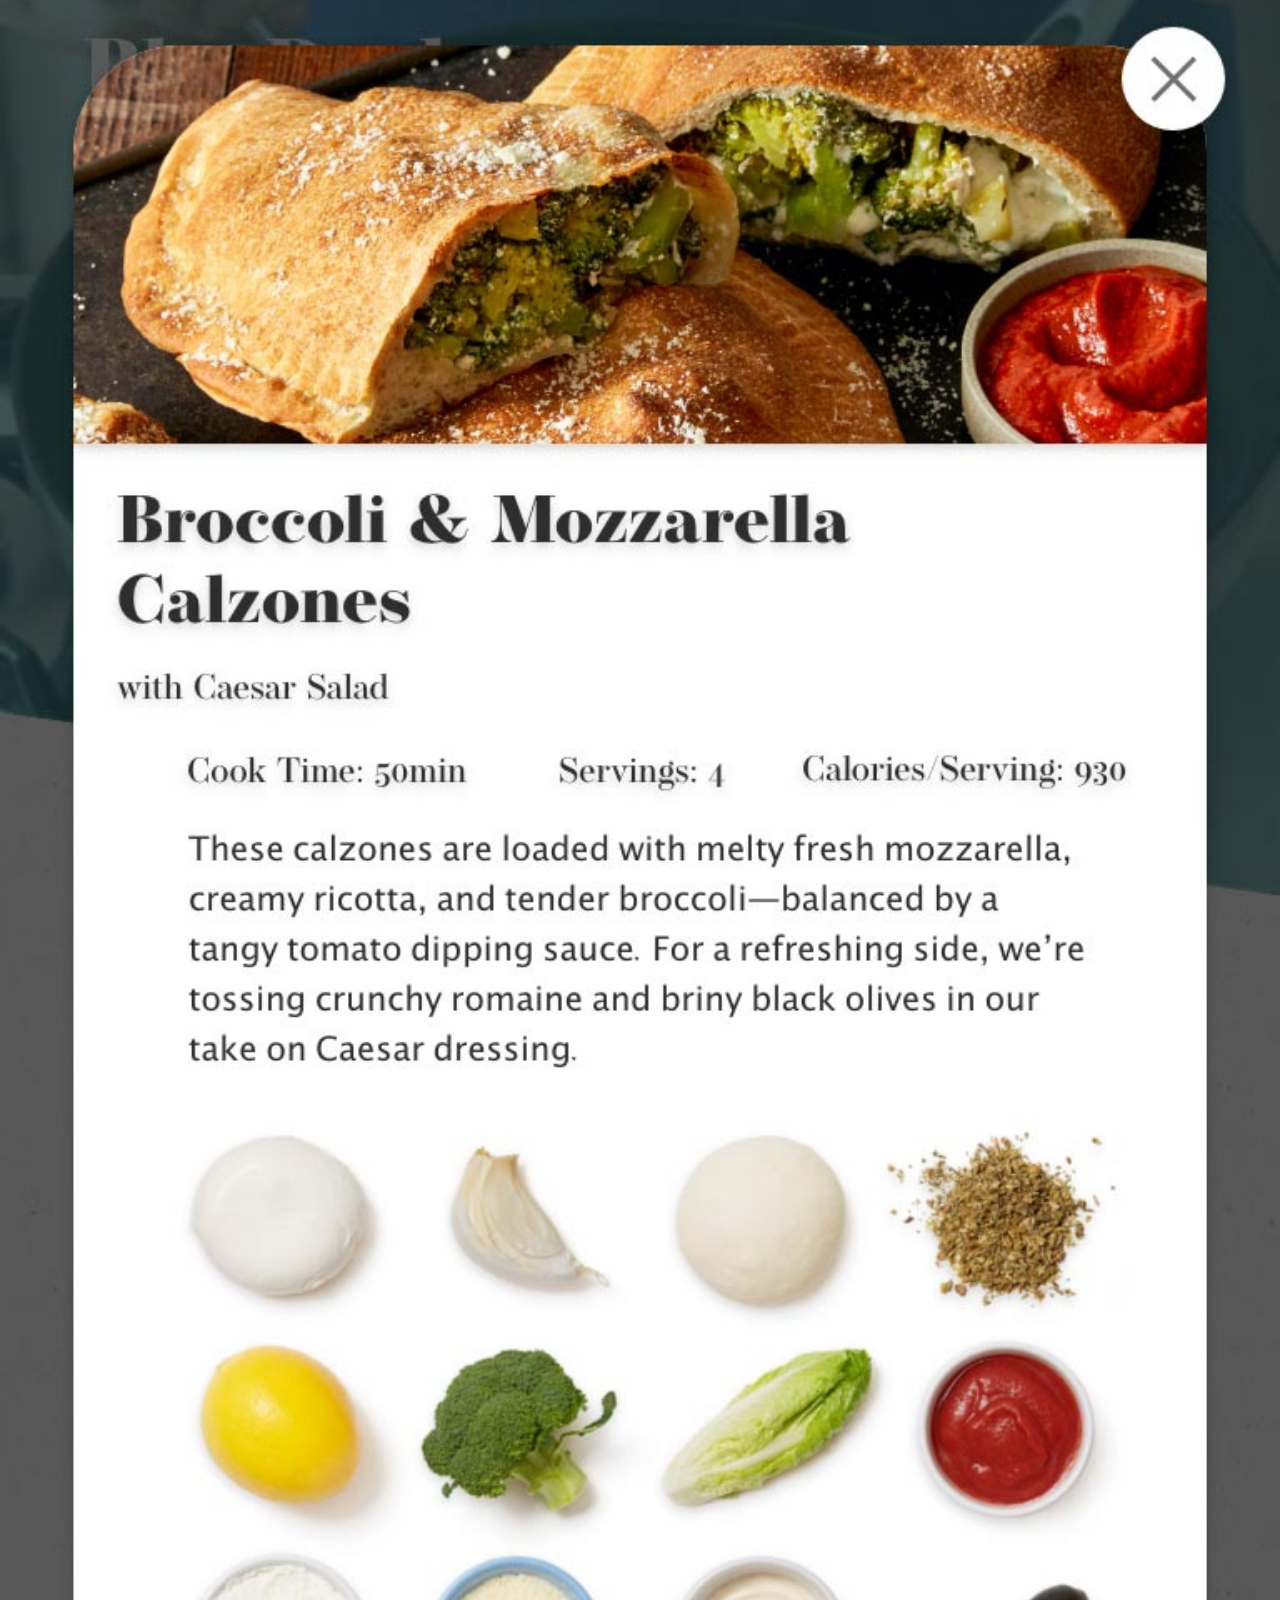
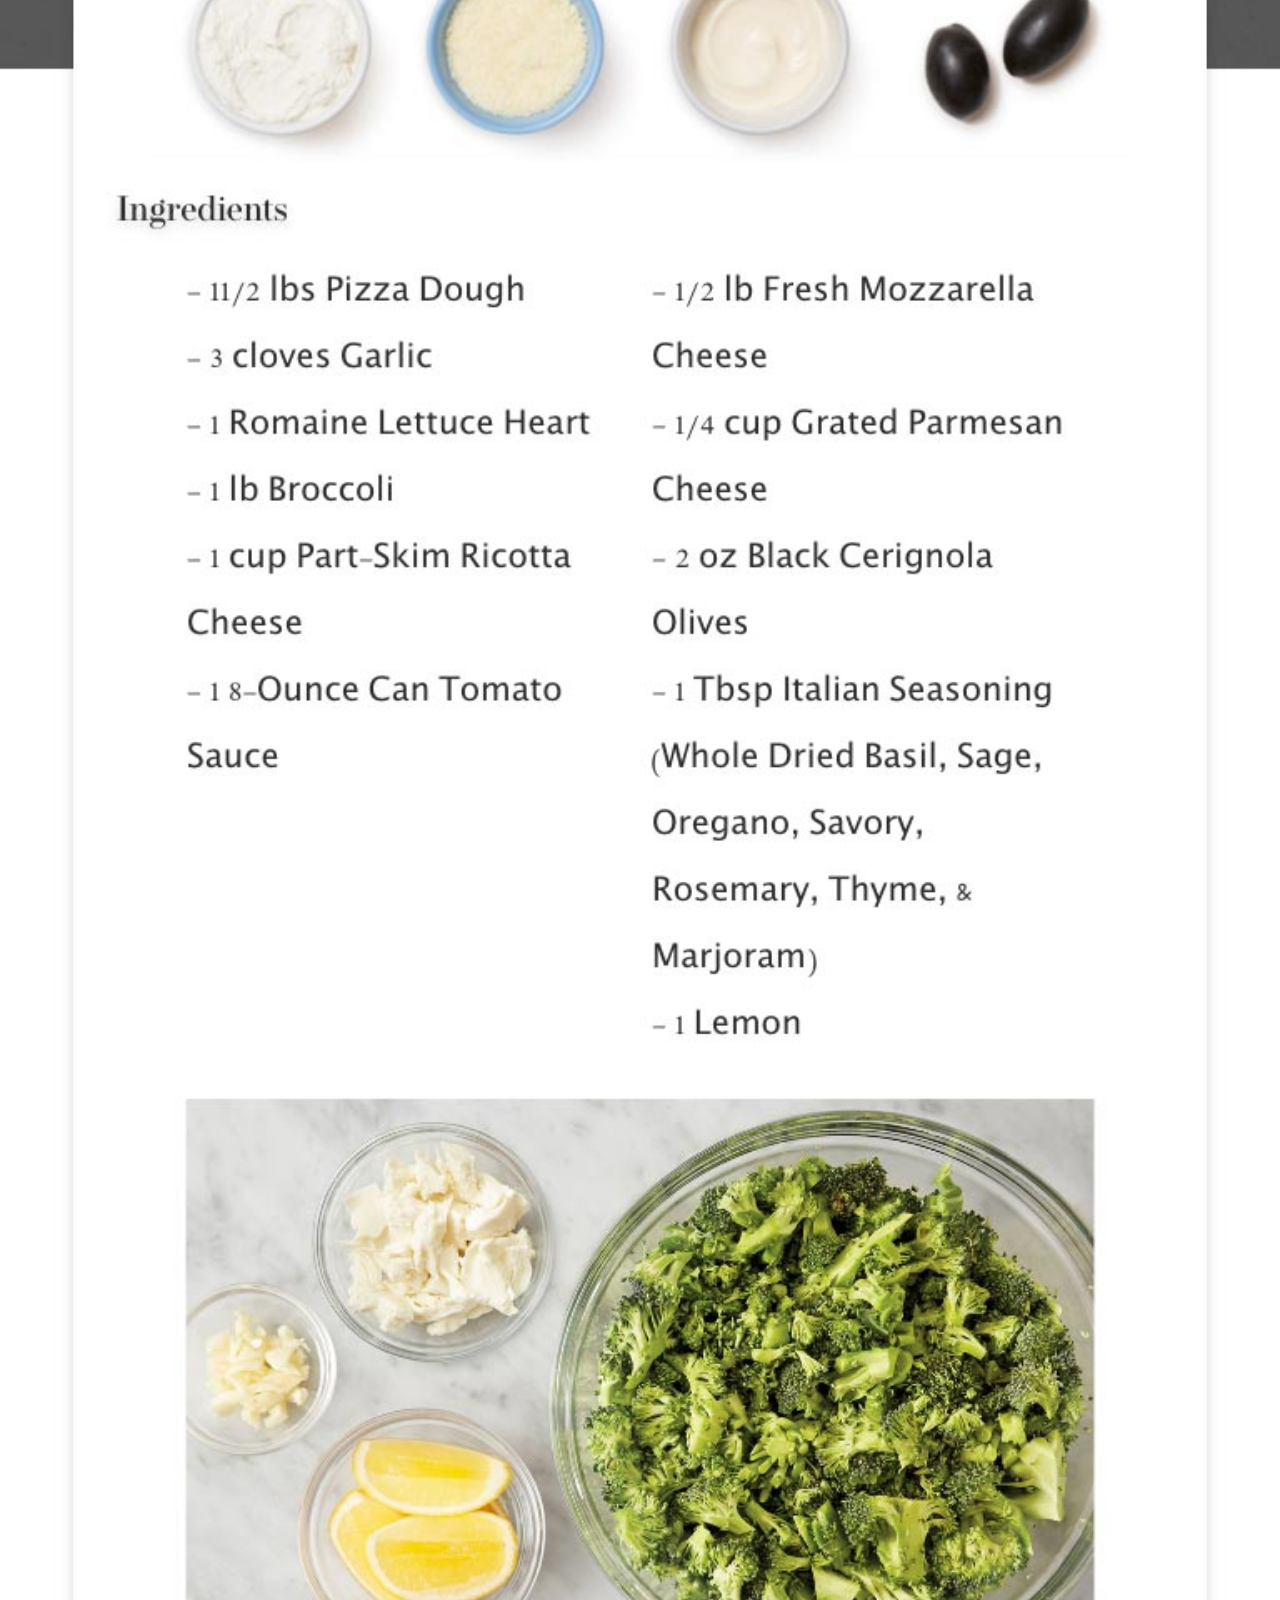
<file: alpha/wframe-&-styles.html>
<!DOCTYPE html>
<html lang="en">
<head>
        <meta charset="UTF-8">
        <meta name="viewport" content="width=device-width, initial-scale=1.0">
        <title>IDM 232</title>
        <meta name="viewport" content="width=device-width, initial-scale=1">
        <link rel="stylesheet" href="css/normalize.css">
        <link rel="stylesheet" href="css/wframe.css">
</head>
<body>
<main>
                <h1>IDM 232: Alpha - Wireframes & Style Tile</h1>
                <h1>Hunter Hampton</h1>
                <h2>Style Tile</h2>
                <img src="graphics/wframe-imgs/Style Tile.jpg" alt="Style Tile">

<!-- Desktop -->

                <h2>Home/Browse: Desktop</h2>
                <img src="graphics/wframe-imgs/Desktop-1.jpg" alt="Home/Browse: Desktop">

                <h2>Recipe: Desktop</h2>
                <img src="graphics/wframe-imgs/Desktop.jpg" alt="Recipe: Desktop">

<!-- Tablet -->

                <h2>Home/Browse: Tablet</h2>
                <img src="graphics/wframe-imgs/Tablet-1.jpg" alt="Home/Browse: Tablet">

                <h2>Recipe: Tablet</h2>
                <img src="graphics/wframe-imgs/Tablet.jpg" alt="Recipe: Tablet">

<!-- Mobile -->

                <h2>Recipe: Mobile</h2>
                <img src="graphics/wframe-imgs/Mobile-1.jpg" alt="Recipe: Mobile">

                <h2>Recipe: Mobile</h2>
                <img src="graphics/wframe-imgs/Mobile.jpg" alt="Recipe: Mobile">

<!-- Other Pages -->

                <h2>No Search Results</h2>
                <img src="graphics/wframe-imgs/No Results.jpg" alt="No Search Results">

                <h2>Filter</h2>
                <img src="graphics/wframe-imgs/Filter.jpg" alt="Filter">

                <h2>Help</h2>
                <img src="graphics/wframe-imgs/Help.jpg" alt="Help">
</main>
</body>
</html>
</file>
<file: alpha/css/main.css>
:root {
    --primary-blue: rgb(64, 140, 239);
    --primary-black: #2E2E2E;
    --primary-black-rgba: rgba(46, 46, 46, .75);

    --hero-height: 17rem;
    --mobile-margin: 1.5rem;
}

@import url('https://fonts.googleapis.com/css2?family=DM+Serif+Display&display=swap');
@import url('https://fonts.googleapis.com/css2?family=Arimo:wght@400;700&display=swap');

* {
    color: var(--primary-black);
}

a, a:link, a:visited, a:hover, a:active {
    text-decoration: none;
    color: black;
}

h1 {font-size: 24px; font-family: 'DM Serif Display', serif; margin: 0;}
h2 {font-size: 15px; font-family: 'DM Serif Display', serif;}
h3 {font-size: 14px; font-family: 'Arimo', sans-serif; font-weight: bold;}
p  {font-size: 14px; font-family: 'Arimo', sans-serif;}

html, body, main, header, footer, .modal {
    overflow-x: hidden;
}

body {
    background-image: url(../graphics/wallpaper.svg);
    background-repeat: repeat;
}

/* Header / Hero */

#slideshow img {
    filter: blur(1px);
    height: var(--hero-height);
    width: 100%;
    position: absolute;
    z-index: 1;
    top: 0;
    left: 0;
    -webkit-clip-path: polygon(0 0, 100% 0%, 100% 100%, 0 85%);
    clip-path: polygon(0 0, 100% 0%, 100% 100%, 0 85%);
    object-fit: cover;
    object-position: 0 64%;
    -webkit-user-select:none;
    -webkit-touch-callout: none;
}

#hero-filter {
    background: linear-gradient(180deg, rgba(103,218,232,0.75) 10%, rgba(103,218,232,0.5) 40%, rgba(103,218,232,0.5) 100%);
    height: var(--hero-height);
    width: 100%;
    position: absolute;
    z-index: 2;
    top: 0;
    left: 0;
    -webkit-clip-path: polygon(0 0, 100% 0%, 100% 100%, 0 85%);
    clip-path: polygon(0 0, 100% 0%, 100% 100%, 0 85%);
}

#hero-content {
    position: absolute;
    width: 100%;
    z-index: 3;
    padding: 1.5rem 1.5rem 0 1.5rem;
}

#hero-content h1:first-of-type, #hero-content h2 {
    float: left;
    margin: 0;
    color: white;
    font-weight: bold;
}

#title {
    margin: var(--mobile-margin) auto;
}

#hero-content p {
    float: right;
    color: white;
}

#hero-content p:first-of-type {
    margin-left: 1rem;
}

#hero-content h2, #recipe-desc {
    clear: both;
}

#recipe-desc {
    font-weight: normal;
}

#hero-content h1:last-of-type {
    clear: both;
    text-align: center;
    font-weight: bold;
    margin: 4.5rem auto 0 auto;
    max-width: 20rem;
}

/* Main */

main {
    padding-top: var(--hero-height);
    margin: auto;
    max-width: 75rem;
}

main h1, #modal-recipe h1:last-of-type, .modal:last-child, #modal-welcome h1, #modal-welcome a, #modal-help h2, #modal-help p:last-of-type {
    text-align: center;
}

#search input {
    height: 100%;
    width: 85%;
    float: left;
    padding: 1rem;
}

input[type=search]{
    -moz-appearance: none;/* older firefox */
    -webkit-appearance: none; /* safari, chrome, edge and ie mobile */
    appearance: none; /* rest */
    font-size: 14px; font-family: 'Arimo', sans-serif;
}

input[type=search]:focus {
    color: var(--primary-black);
}

.filter p {
    position: absolute;
    padding: .8rem 1rem;
    opacity: .70;
}

#search button, .filter button {
    width: 15%;
    height: 100%;
    background-color: var(--primary-blue);
    float: right;
    /* transform: scale(1.02); */
    /* This corrects the outline render issues */
}

#search button img, .filter button img {
    transform: translateY(.2rem);
    -webkit-user-select:none;
    -webkit-touch-callout: none;
}

#no-results h1 {
    margin: var(--mobile-margin) 0;
}

.button-style {
    margin: 1rem auto;
    padding: 1rem 2rem;
    clear: both;
    border: var(--primary-blue) solid .2rem;
    border-radius: .5rem;
    color: var(--primary-black);
    background-color: white;
    font-family: 'Arimo', sans-serif;
    box-shadow: 0 4px 8px 0 rgba(0, 0, 0, 0.2), 0 6px 20px 0 rgba(0, 0, 0, 0.19);
}

#modal-welcome button {
    width: 100%;
}

#no-results-button {
    margin-left: 50%;
    transform: translateX(-50%);
}

#criteria {
    display: flex;
    flex-wrap: wrap;
    justify-content: space-around;
}

#search, .filter {
    margin: var(--mobile-margin);
    height: 3rem;
    width: 100%;
    max-width: 20rem;
    border: var(--primary-blue) solid;
    background-color: white;
}

.filter {
    font-family: 'arimo', sans-serif;
}

.control-checkbox img {
    width: 2rem;
    height: 2rem;
}

#search, .filter {
    margin: calc(var(--mobile-margin)/2) auto;
}

#filter-open {
    height: fit-content;
}

#filter-open button {
    height: 2.625rem;
}

#filter-protein svg {
    fill: var(--primary-blue);
    width: 1.875rem;
}

/* Modal */

.modal {
    position: fixed;
    padding: 0 var(--mobile-margin);
    top: 0;
    left: 0;
    width: 100%;
    height: 100%;
    background-color: var(--primary-black-rgba);
    z-index: 10;
    overflow-y: auto;
    overflow-x: hidden;
}

/* #modal-hitbox {
    position: fixed;
    top: 0;
    left: 0;
    width: 100%;
    height: 100%;
    display: flex;
    justify-content: space-between;
}

.modal-hitbox-box {
    height: 100%;
    width: max-content;
    background-color: blue;
} */

.modal-content {
    background-color: white;
    max-width: 50rem;
    margin: var(--mobile-margin) auto;
    height: fit-content;
    border-radius: 1.25rem;
    overflow-x: hidden;
    overflow-y: auto;
}

.modal-close {
    position: fixed;
    top: 1rem;
    right: 6%;
    z-index: 15;
    width: 5rem;
    height: 5rem;
    border-radius: 3rem;
    background-color: white;
    cursor: pointer;
    display: flex;
    justify-content: center;
    align-items: center;
    box-shadow: 0 4px 8px 0 rgba(0, 0, 0, 0.2), 0 6px 20px 0 rgba(0, 0, 0, 0.19);
    transform: rotate(45deg);
}

.modal-close span {
    position: relative;
    z-index: 20;
    width: .25rem;
    height: 3rem;
    background-color: rgb(95, 95, 95);
    /* top: .375rem; */
}

.modal-close span:first-of-type {
    left: .125rem;
}

.modal-close span:last-of-type {
    left: -.125rem;
    transform: rotate(270deg);
}

.modal-hero {
    border-radius: 1.25rem 0 0 0;
}

.modal-hero img {
    object-fit: cover;
    object-position: 120% 67%;
    width: 101%;
    max-width: 101%;
    height: 10rem;
    border-radius: 1.25rem 0 0 0;
}

div.modal-content-main {
    padding: 0 var(--mobile-margin);
}

div#recipe-stats p, div#modal-recipe-content-div h2, .card-title, .card-mins, .card-cals, .card-mins-prefix, .card-cals-prefix, .modal h2 {
    font-weight: bold;
}

.modal h1, .modal h2, .modal h3, .modal p {
    margin-bottom: calc(var(--mobile-margin)/1.5);
}

#modal-help p:last-of-type{
    margin-bottom: 0;
}

.modal p {
    line-height: 1.5rem;
}

#modal-help .modal-hero img {
    -webkit-user-select:none;
    -webkit-touch-callout: none;
}

#modal-welcome, #modal-help, #modal-recipe {
    z-index: 15;
}

/* Welcome Menu */

#modal-welcome {
    max-width: 24rem;
    margin-top: 25%;
    padding: 1rem var(--mobile-margin);
}

#modal-welcome * {
    margin-bottom: calc(var(--mobile-margin)/2);
}

#modal-welcome h1 {
    margin-top: calc(var(--mobile-margin)/2);
}

/* Recipes */

.modal-content img {
    width: 100%;
    position: relative;
    left: 50%;
    transform: translateX(-50%);
    margin-bottom: calc(var(--mobile-margin)/2);
}

.modal-content img:first-of-type {
    width: 101%;
}

.modal-content img:nth-of-type(2), .modal-content img:nth-of-type(3), .modal-content img:nth-of-type(4), .modal-content img:nth-of-type(5), .modal-content img:nth-of-type(6), .modal-content img:nth-of-type(7) {
    max-width: 70%;
}

#recipe-stats, #recipe-ings {
    display: flex;
    flex-wrap: nowrap;
    justify-content: space-around;
}

#recipe-stats {
    flex-direction: column;
    text-align: center;
}

#recipe-ings {
    justify-content: space-between;
}

#recipe-ing-col-1, #recipe-ing-col-2 {
    width: 50%;
}

/* Cards */

div#cards {
    display: flex;
    flex-wrap: wrap;
    justify-content: space-evenly;
}

.card {
    max-width: 20rem;
    height: 10.5rem;
    margin: var(--mobile-margin);
    background-color: white;
    box-shadow: 0 4px 8px 0 rgba(0, 0, 0, 0.2), 0 6px 20px 0 rgba(0, 0, 0, 0.19);
    border-radius: 1.25rem;
    cursor: pointer;
}

.card:last-of-type {
    margin-bottom: calc(var(--mobile-margin)*2);
}

.card-photo-area {
    float: left;
    width: 30%;
    height: 100%;
}

.card-photo-area img {
    width: 100%;
    height: 100%;
    object-fit: cover;
    background-size: cover;
    background-position: center;
    border-radius: 1.25rem 0 0 1.25rem;
}

.card-content {
    float: right;
    width: 70%;
    padding: 1rem;
}

.card-subtitle {
    font-style: italic;
}

.card-title, .card-subtitle, .card-desc {
    width: 100%;
}

.card-content {
    height: 10.5rem;
    display: flex;
    flex-direction: column;
    justify-content: space-between;
    overflow-y: hidden;
}

.card-span {
    display: flex;
    flex-direction: row;
    justify-content: space-between;
}

.card-span p {
    white-space: nowrap;
}

.card-span-line1, .card-span-line2 {
    width: 35%;
    height: 1rem;
    margin-top: -.2rem;
    border-bottom: black dotted;
}

.card-span-line2 {
    width: 29%;
}

.card-mins, .card-cals {
    text-align: right;
}

/* Footer */

footer {
    clear: both;
    background-color: var(--primary-black);
    height: 3rem;
    width: 100%;
}

footer p {
    padding: 1.0625rem 1.5rem;
    float: left;
    color: white;
    height: 100%;
}

footer a {
    height: 100%;
    float: right;
    text-align: right;
}

/* Filters */

#filter-content {
    padding: var(--mobile-margin);
    padding-top: calc(var(--mobile-margin)*3);
}

#filter-button svg {
    width: 1.75rem;
    transform: translateX(1px);
    margin-top: 2px;
}

.filter-section {
    margin-bottom: var(--mobile-margin);
}

.filter-section span {
    padding-top: .4rem;
}

.filter-section label {
    margin: calc(var(--mobile-margin)/4) 0;
    border: var(--primary-blue) solid;
    padding: calc(var(--mobile-margin)/2);
}

.filter-form img {
    -webkit-user-select:none;
    -webkit-touch-callout: none;
}

#filter-servings label {
    border: none
}

.filter-section:last-of-type, .filter-section label:last-of-type {
    margin-bottom: 0;
}

#filter-servings {
    display: flex;
    flex-direction: row;
    justify-content: center;
}

#filter-servings label {
    display: flex;
    flex-direction: row;
}

#filter-servings h3 {
    display: inline-flex;
}

#filter-protein {
    display: flex;
    flex-direction: column;
}

#filter-protein label {
    display: flex;
    flex-direction: row-reverse;
    justify-content: space-between;
}

/* External */

button:focus {
    outline: none;
}

.control {
    display: block;
    position: relative;
    padding-left: 1.875rem;
    margin-bottom: 5px;
    padding-top: 3px;
    cursor: pointer;
}

.control input {
    position: absolute;
    z-index: -1;
    opacity: 0;
}

.control_indicator {
    height: 1.875rem;
    width: 1.875rem;
    background: white;
    border: .1rem solid var(--primary-blue);
}

.control:hover input ~ .control_indicator,
.control input:focus ~ .control_indicator {
    background: #cccccc00;
}

.control input:checked ~ .control_indicator {
    background: var(--primary-blue);
}

.control.control-checkbox * {
    height: 1.875rem;
}

.control:hover input:not([disabled]):checked ~ .control_indicator,
.control input:checked:focus ~ .control_indicator {
    background: var(--primary-blue);
}

.control input:disabled ~ .control_indicator {
    background: #e6e6e6;
    opacity: 0.6;
    pointer-events: none;
}

.control_indicator:after {
    box-sizing: unset;
    content: '';
    position: absolute;
    display: none;
}

.control input:checked ~ .control_indicator:after {
    display: block;
}

.control-checkbox .control_indicator:after {
    right: 8.5%;
    top: 1rem;
    width: 6px;
    height: 14px;
    border: solid #ffffff;
    border-width: 0 3px 3px 0;
    transform: rotate(45deg);
}

.control-checkbox input:disabled ~ .control_indicator:after {
    border-color: #7b7b7b;
}

/* Hovers */

.card, footer a, footer a p, #header-help-link, #header-menu-link, .button-style{
    transition: all .25s ease-in-out;
    -webkit-transition: all .25s ease-in-out;
}

.button-style:hover{
    background-color: var(--primary-blue);
    color: white;
}

#header-help-link:hover, #header-menu-link:hover {
    color: var(--primary-black);
    cursor: pointer;
    text-decoration: underline;
}

.card:hover {
    transform: scale(1.05);
}

footer a:hover {
    background-color: gray;
    color: var(--primary-black);
}

footer a:hover p {
    color: var(--primary-black);
}

button:hover, button img:hover, .filter:hover, .filter p:first-of-type {
    cursor: pointer;
}

.logo-text:hover, .filter p, .filter h3, #title, footer p:first-of-type, #hero-content h1:hover, .modal-content-small h1:hover, #no-results h1, #modal-recipe *:hover {
    cursor: default;
}

/* Media Queries */

@media only screen and (min-width: 600px) {
    #recipe-stats {
        flex-direction: row;
    }
    div.modal-content-main {
        padding: 0 calc(var(--mobile-margin)*2);
    }
}

@media only screen and (min-width: 800px) {
    #hero-filter {
    background: linear-gradient(90deg, rgba(103,218,232,0.75) 0%, rgba(103,218,232,0.4) 20%, rgba(103,218,232,0.4) 80%, rgba(103,218,232,0.75) 100%);
    }
    #modal-welcome {
    transform: translateY(-50%);
    }
}

@media only screen and (min-width: 1000px) {
    .modal-close {
        top: -45.5%;
        right: 0;
        margin: auto 50%;
        transform: rotate(45deg) translateX(40rem) ;
    }
}

@media only screen and (min-height: 875px) {
    footer {
        position: fixed;
        bottom: 0;
        left: 0;
    }
}
</file>
<file: case-study/css/main.css>
:root {
    --light-gray: rgb(243, 243, 243);
    --medium-gray: rgb(231, 229, 229);
    --dark-gray: rgb(100, 100, 100);

    --primary-black: #202020;
    --secondary-black: #505050;
    --primary-gray: #828282;

    --green: rgb(53, 212, 159);
    --red: rgb(197, 6, 6);
    --blue: rgb(0, 131, 245);
    --orange: rgb(255, 106, 0);
}

* {
    margin: 0;
    color: black;
    font-family: 'Roboto', sans-serif;
    font-weight: 500;
}

@import url('https://fonts.googleapis.com/css2?family=Roboto:wght@400;500;700&display=swap');

.area {
    padding: 5%;
    margin: 0;
}

header {
    padding: 5% 5% 0 5%;
}

#top-nav {
    display: flex;
    flex-direction: row;
    justify-content: space-between;
    height: 4rem;
    background-color: white;
    margin-bottom: 5%;
    overflow-x: scroll;
}

header a {
    display: flex;
    height: 100%;
    align-items: center;
    margin: 0 1vw;
    height: 100%;
    width: fit-content;
    text-decoration: none;
}

p a {
    color: var(--blue);
    text-decoration: underline;
    font-weight: bold;
}

ul {
    display: flex;
    flex-direction: row;
    justify-content: left;
    height: 100%;
}

li {
    display: flex;
    width: max-content;
    align-items: center;
    padding: 0 2rem;
    color: black;
}

#active-li {
    color: var(--blue);
    font-weight: bold;
}

#hero img {
    width: 100%;
}

#intro {
    display: flex;
    flex-direction: column;
    justify-content: center;
    align-items: center;
    background-color: white;
}

.caption {
    text-decoration: underline;
    margin: 1rem 0;
    padding: 0;
}

.link {
    text-align: center;
    font-size: 1.25rem;
}

.list * {
    margin: .75rem 0;
}

#intro * {
    margin: 1.25rem 0;
}

#intro p {
    font-size: 1.33rem;
}

body {
    background-color: var(--light-gray);
}

main h1, main p, main h2, main div {
    margin: 2rem 0;
}

img {
    max-width: 100%;
    margin: 2rem auto;
    display: flex;
}

p, #intro h1 {
    padding: 0 5%;
}

main h1 {
    background-color: var(--red);
    color: white;
    padding: 1rem 2rem;
    width: fit-content;
    clip-path: polygon(1.5rem 0%, 100% 0%, calc(100% - 1.5rem) 100%, 0% 100%);
}

main h2 {
    color: var(--red);
    font-weight: bold;
    font-size: 1.5rem;
}

main p {
    line-height: 1.75rem;
}

main h1:first-of-type {
    margin-top: 0;
}

#the-last-p {
    margin-top: 2rem;
    margin-bottom: 0;
}

strong {
    color: var(--blue);
}

.quote {
    text-align: center;
    font-style: italic;
    font-size: 1.25rem;
}

.quote strong {
    color: var(--red);
}

.break {
    width: 10%;
    height: 2px;
    background-color: var(--dark-gray);
    margin: 2rem auto;
}

video {
    width: 50%;
    display: flex;
    margin: auto;
}

/* Specific */

#hero img {
    width: 100%;
    height: 35rem;
    object-fit: cover;
    object-position: 0 45%;
}

.two-wrap {
    display: flex;
    flex-direction: row;
    justify-content: space-around;
    align-items: center;
}

.two-wrap div {
    display: flex;
    flex-direction: column;
    justify-content: center;
}

.two-wrap img {
    /* max-width: 50%; */
    max-height: 75vh;
    padding: 1%;
    margin: 0;
}

#spreadsheet-img {
    width: 65%;
}

#validation-img {
    width: 31%;
}

img[alt="CMS"] {
    margin: 2rem 0;
}

/* Hover States */

header a, header li, p a {
    transition: all .25s ease-in-out;
    -webkit-transition: all .25s ease-in-out;
}

header a:hover {
    background-color: var(--medium-gray);
    color: var(--dark-gray);
}

p a:hover {
    color: var(--dark-gray);
    text-decoration: none;
}

/* Media Queries */

@media only screen and () {
    
}
</file>
<file: alpha/css/wframe.css>
h1, h2 {width: 100%; text-align: center; font-weight: bold;}
h2 {margin: 2rem 0;}
img {width: 100%; margin: 0;}
</file>
